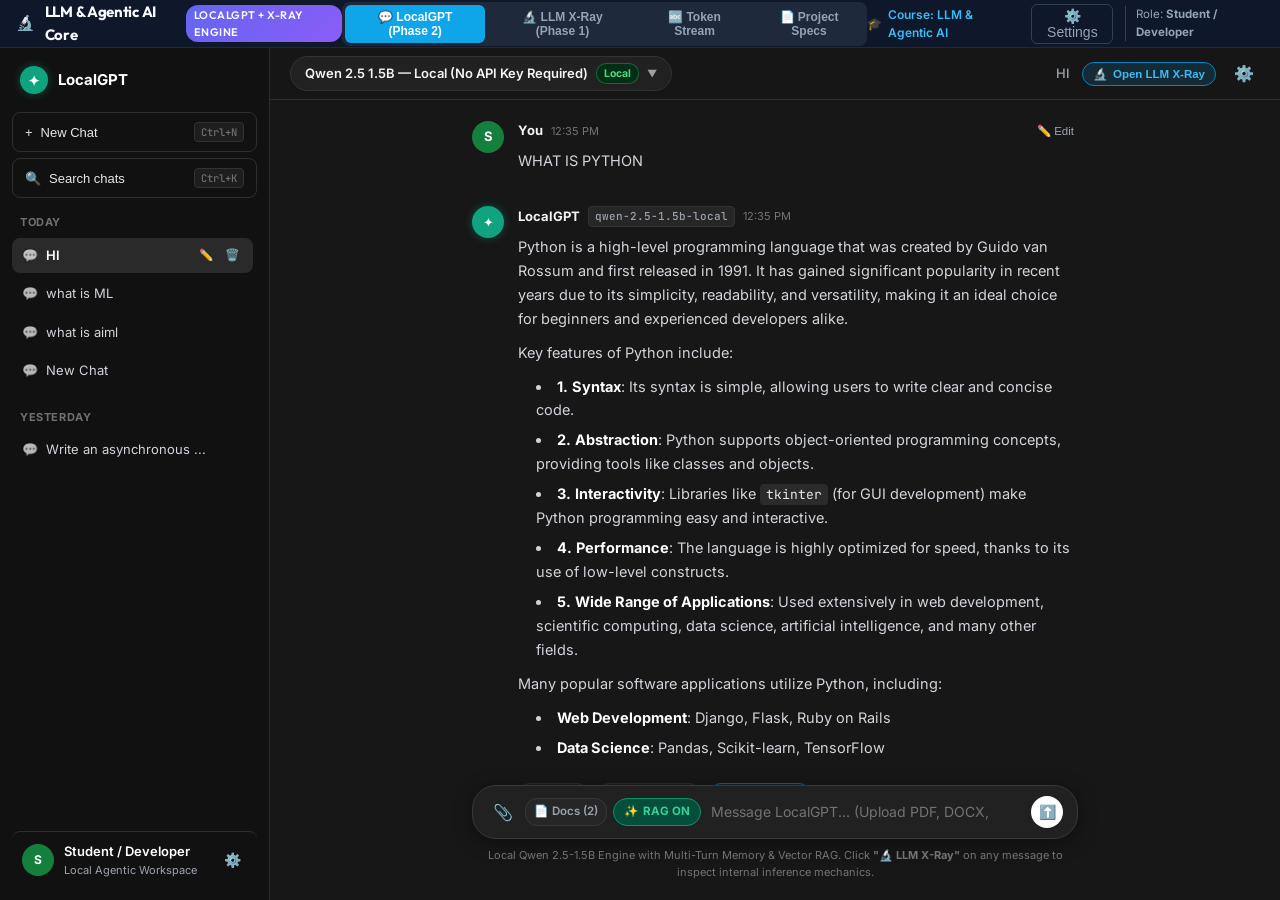
<file: index.html>
<!DOCTYPE html>
<html lang="en">
<head>
  <meta charset="UTF-8">
  <meta name="viewport" content="width=device-width, initial-scale=1.0">
  <title>LocalGPT &amp; LLM X-Ray | Unified AI Assistant with RAG</title>
  <meta name="description" content="Local ChatGPT-style AI assistant with multi-turn conversations, RAG document question answering, streaming text, and integrated 28-layer LLM X-Ray inspection powered by Qwen 2.5-1.5B.">
  
  <!-- CSS Stylesheets -->
  <link rel="stylesheet" href="css/common.css">
  <link rel="stylesheet" href="css/document.css">
  <link rel="stylesheet" href="css/xray.css">
  <link rel="stylesheet" href="css/chatgpt.css">
</head>
<body>

  <!-- Master Top Navigation Bar -->
  <header class="master-header">
    <div class="master-brand">
      <span>🔬</span>
      <span>LLM &amp; Agentic AI Core</span>
      <span class="master-badge">LocalGPT + X-Ray Engine</span>
    </div>

    <!-- Phase Switcher Tabs -->
    <div class="phase-switcher">
      <button id="btn-view-chat" class="phase-btn active" title="View Local ChatGPT-style AI Assistant (Phase 2 Target)">
        <span>💬 LocalGPT (Phase 2)</span>
      </button>
      <button id="btn-view-xray" class="phase-btn" title="View Interactive Transformer Pipeline (Phase 1 LLM X-Ray)">
        <span>🔬 LLM X-Ray (Phase 1)</span>
      </button>
      <button id="btn-view-tokens" class="phase-btn" title="View Token Stream and Breakdown">
        <span>🔤 Token Stream</span>
      </button>
      <button id="btn-view-doc" class="phase-btn" title="View Project Specifications (Phase 1 &amp; Phase 2)">
        <span>📄 Project Specs</span>
      </button>
    </div>

    <div class="master-right">
      <span class="course-tag">
        <span>🎓</span>
        <span>Course: LLM &amp; Agentic AI</span>
      </span>
      <button id="btn-open-settings" class="top-bar-btn" title="Settings (System Prompt &amp; Model Hyperparameters)" style="color:#94a3b8; font-size:14px; border:1px solid #334155; padding:3px 8px; border-radius:6px;">
        ⚙️ Settings
      </button>
      <span style="color:#94a3b8; font-size:11.5px; border-left: 1px solid #334155; padding-left:10px;">
        Role: <strong>Student / Developer</strong>
      </span>
    </div>
  </header>

  <!-- ========================================================================= -->
  <!-- VIEW 1: AGENTIC LOCALGPT CHAT PLATFORM (Phase 2 - Primary Interface)      -->
  <!-- ========================================================================= -->
  <main id="view-chat" class="view-container active-view">
    <div class="chat-layout">
      
      <!-- Dark Left Sidebar (Photos 2 & 3) -->
      <aside class="chat-sidebar">
        <div class="chat-sidebar-header">
          <div class="chat-brand">
            <div class="chat-logo-icon">✦</div>
            <span>LocalGPT</span>
          </div>
        </div>

        <!-- Sidebar Actions (+ New Chat, Search) -->
        <div class="sidebar-actions">
          <button id="btn-new-chat" class="sidebar-btn" title="Start a fresh conversation (Ctrl+N)">
            <div class="sidebar-btn-content">
              <span>+</span>
              <span>New Chat</span>
            </div>
            <span class="sidebar-shortcut">Ctrl+N</span>
          </button>

          <button id="btn-search-chats" class="sidebar-btn" title="Search through past conversations (Ctrl+K)">
            <div class="sidebar-btn-content">
              <span>🔍</span>
              <span>Search chats</span>
            </div>
            <span class="sidebar-shortcut">Ctrl+K</span>
          </button>
        </div>

        <!-- Chat History List (Grouped into TODAY, YESTERDAY, PREVIOUS 7 DAYS) -->
        <div class="chat-history-scroll" id="chat-history-scroll">
          
          <!-- TODAY Section -->
          <div class="history-group" id="group-today">
            <div class="history-group-title">TODAY</div>
            <div class="history-item active" data-chat-key="HI">
              <div class="history-item-left">
                <span class="history-icon">💬</span>
                <span class="history-text">HI</span>
              </div>
              <div class="history-item-actions">
                <button class="history-action-btn btn-rename-chat" title="Rename chat">✏️</button>
                <button class="history-action-btn btn-delete-chat" title="Delete chat">🗑️</button>
              </div>
            </div>
            <div class="history-item" data-chat-key="what is ML">
              <div class="history-item-left">
                <span class="history-icon">💬</span>
                <span class="history-text">what is ML</span>
              </div>
              <div class="history-item-actions">
                <button class="history-action-btn btn-rename-chat" title="Rename chat">✏️</button>
                <button class="history-action-btn btn-delete-chat" title="Delete chat">🗑️</button>
              </div>
            </div>
            <div class="history-item" data-chat-key="what is aiml">
              <div class="history-item-left">
                <span class="history-icon">💬</span>
                <span class="history-text">what is aiml</span>
              </div>
              <div class="history-item-actions">
                <button class="history-action-btn btn-rename-chat" title="Rename chat">✏️</button>
                <button class="history-action-btn btn-delete-chat" title="Delete chat">🗑️</button>
              </div>
            </div>
          </div>

          <!-- YESTERDAY Section -->
          <div class="history-group" id="group-yesterday">
            <div class="history-group-title">YESTERDAY</div>
            <div class="history-item" data-chat-key="New Chat">
              <div class="history-item-left">
                <span class="history-icon">💬</span>
                <span class="history-text">New Chat</span>
              </div>
              <div class="history-item-actions">
                <button class="history-action-btn btn-rename-chat" title="Rename chat">✏️</button>
                <button class="history-action-btn btn-delete-chat" title="Delete chat">🗑️</button>
              </div>
            </div>
            <div class="history-item" data-chat-key="Write an asynchronous ...">
              <div class="history-item-left">
                <span class="history-icon">💬</span>
                <span class="history-text">Write an asynchronous ...</span>
              </div>
              <div class="history-item-actions">
                <button class="history-action-btn btn-rename-chat" title="Rename chat">✏️</button>
                <button class="history-action-btn btn-delete-chat" title="Delete chat">🗑️</button>
              </div>
            </div>
          </div>
        </div>

        <!-- User Profile in bottom left -->
        <div class="chat-user-footer">
          <div class="chat-user-left">
            <div class="chat-user-avatar">S</div>
            <div class="chat-user-info">
              <div class="chat-user-name">Student / Developer</div>
              <div class="chat-user-plan">Local Agentic Workspace</div>
            </div>
          </div>
          <button id="btn-sidebar-settings" class="top-bar-btn" title="Open Settings" style="font-size:14px;">⚙️</button>
        </div>
      </aside>

      <!-- Main Chat Area -->
      <section class="chat-main">
        
        <!-- Top Navigation Bar (Photo 3) -->
        <div class="chat-top-bar">
          <div class="model-selector-pill" id="pill-model-selector" title="Switch transformer model and precision">
            <span>Qwen 2.5 1.5B — Local (No API Key Required)</span>
            <span class="badge-local">Local</span>
            <span style="font-size:10px; opacity:0.6;">▼</span>
          </div>

          <div class="top-bar-right">
            <span id="chat-current-title" class="chat-current-title">HI</span>
            <button id="btn-chat-xray-jump" class="action-btn-pill highlight-xray" title="Open full transformer inspection on current chat">
              <span>🔬</span>
              <span>Open LLM X-Ray</span>
            </button>
            <button id="btn-chat-settings-trigger" class="top-bar-btn" title="Model &amp; System Settings">⚙️</button>
          </div>
        </div>

        <!-- Floating Stop Generating Button (Active during streaming) -->
        <div id="stop-generating-wrap" class="stop-generating-wrap" style="display:none;">
          <button id="btn-stop-generating" class="btn-stop-generating">
            <span>⏹</span>
            <span>Stop Generating</span>
          </button>
        </div>

        <!-- Chat Messages Stream (Photos 3, 4, 5) -->
        <div id="chat-messages-list" class="chat-messages-container">
          <!-- Messages will be rendered dynamically with user edit, markdown, copy, regenerate, and X-Ray links -->
        </div>

        <!-- Floating Chat Input Bar at Bottom (Photo 3 & Photo 4) -->
        <div class="chat-input-wrapper">
          <div class="chat-input-card">
            
            <div class="input-left-controls">
              <!-- Upload Attachment Button -->
              <button id="btn-attach" class="btn-input-tool" title="Upload documents (PDF, DOCX, TXT, CSV, JSON) for RAG QA">
                📎
              </button>

              <!-- Indexed Documents Badge (Photo 3) -->
              <div id="docs-badge" class="docs-badge" title="Click to view and manage uploaded RAG documents">
                <span>📄</span>
                <span>Docs (<span id="docs-count">2</span>)</span>
              </div>

              <!-- RAG ON / OFF Toggle Pill (Photo 3) -->
              <div id="rag-toggle-pill" class="rag-toggle-pill" title="Toggle Agentic Retrieval-Augmented Generation">
                <span>✨</span>
                <span id="rag-status-text">RAG ON</span>
              </div>
            </div>

            <!-- Text Input -->
            <textarea id="chat-input" class="chat-textarea" placeholder="Message LocalGPT... (Upload PDF, DOCX, TXT, CSV, JSON for RAG QA)" rows="1"></textarea>

            <!-- Send Button -->
            <button id="btn-send-chat" class="btn-send-message" title="Send message (Enter)">
              ⬆️
            </button>
          </div>

          <div class="input-disclaimer">
            Local Qwen 2.5-1.5B Engine with Multi-Turn Memory &amp; Vector RAG. Click <strong>"🔬 LLM X-Ray"</strong> on any message to inspect internal inference mechanics.
          </div>
        </div>

      </section>
    </div>
  </main>


  <!-- ========================================================================= -->
  <!-- VIEW 2: LLM X-RAY INTERACTIVE DASHBOARD (Phase 1 Advanced Inspection)     -->
  <!-- ========================================================================= -->
  <main id="view-xray" class="view-container">
    <div class="xray-layout">
      
      <!-- Left Sidebar: Controls & Hyperparameters (Laptop Photo) -->
      <aside class="xray-sidebar">
        <div class="xray-sidebar-section">
          <div class="xray-section-title">
            <span>⚙️</span>
            <span>Model &amp; Inference Controls</span>
            <span class="tooltip-icon" title="Select transformer model architecture and precision">?</span>
          </div>

          <div class="xray-control-group">
            <div class="xray-control-header">
              <span>Select Model</span>
              <span class="tooltip-icon" title="Local open-weights Qwen 2.5 instruction model">?</span>
            </div>
            <select id="select-model" class="xray-select">
              <option value="qwen-1.5b" selected>Qwen 2.5 - 1.5B (Instruct - Project Target)</option>
              <option value="qwen-0.5b">Qwen 2.5 - 0.5B (Ultra-Fast)</option>
              <option value="llama-3.2-1b">Llama 3.2 - 1B (Lightweight)</option>
            </select>
          </div>

          <div class="xray-control-group">
            <div class="xray-control-header">
              <span>Precision / Dtype</span>
              <span class="tooltip-icon" title="Hardware floating point format">?</span>
            </div>
            <select id="select-dtype" class="xray-select">
              <option value="bfloat16" selected>bfloat16</option>
              <option value="float16">float16</option>
              <option value="float32">float32</option>
              <option value="int8">int8 (Quantized)</option>
            </select>
          </div>
        </div>

        <!-- Generation Hyperparameters (Laptop Photo) -->
        <div class="xray-sidebar-section">
          <div class="xray-section-title">
            <span>🎛️</span>
            <span>Generation Hyperparameters</span>
          </div>

          <!-- Temperature -->
          <div class="xray-control-group">
            <div class="xray-control-header">
              <span>Temperature</span>
              <div style="display:flex; align-items:center; gap:6px;">
                <span id="val-temperature" class="xray-slider-value">0.75</span>
                <span class="tooltip-icon" title="Scales logit sharpness. Lower = deterministic, higher = creative">?</span>
              </div>
            </div>
            <input type="range" id="slider-temperature" class="xray-slider" min="0.0" max="2.0" step="0.05" value="0.75" data-param="temperature">
          </div>

          <!-- Top-K -->
          <div class="xray-control-group">
            <div class="xray-control-header">
              <span>Top-K</span>
              <div style="display:flex; align-items:center; gap:6px;">
                <span id="val-topk" class="xray-slider-value">50</span>
                <span class="tooltip-icon" title="Truncates vocabulary candidate pool to top K tokens">?</span>
              </div>
            </div>
            <input type="range" id="slider-topk" class="xray-slider" min="1" max="100" step="1" value="50" data-param="topK">
          </div>

          <!-- Top-P (Nucleus) -->
          <div class="xray-control-group">
            <div class="xray-control-header">
              <span>Top-P (Nucleus)</span>
              <div style="display:flex; align-items:center; gap:6px;">
                <span id="val-topp" class="xray-slider-value">0.90</span>
                <span class="tooltip-icon" title="Cumulative probability mass threshold for nucleus sampling">?</span>
              </div>
            </div>
            <input type="range" id="slider-topp" class="xray-slider" min="0.0" max="1.0" step="0.01" value="0.90" data-param="topP">
          </div>

          <!-- Max New Tokens -->
          <div class="xray-control-group">
            <div class="xray-control-header">
              <span>Max New Tokens</span>
              <div style="display:flex; align-items:center; gap:6px;">
                <span id="val-maxtokens" class="xray-slider-value">30</span>
                <span class="tooltip-icon" title="Maximum tokens generated in a single autoregressive pass">?</span>
              </div>
            </div>
            <input type="range" id="slider-maxtokens" class="xray-slider" min="5" max="128" step="1" value="30" data-param="maxNewTokens">
          </div>
        </div>

        <div style="margin-top:auto; font-size:11px; color:#94a3b8; border-top:1px solid #e2e8f0; padding-top:12px;">
          <span>Internal Architecture:</span><br>
          <strong id="sidebar-arch-summary">28 Layers • 12 Heads • 1536 Dim • RoPE • RMSNorm</strong>
        </div>
      </aside>

      <!-- Main Area: Banner, Pipeline Tabs, and Interactive Stages -->
      <section class="xray-main">
        
        <!-- Dark Card Banner with Return Button -->
        <div class="xray-banner" style="display:flex; justify-content:space-between; align-items:center; flex-direction:row; flex-wrap:wrap; gap:12px;">
          <div>
            <div class="xray-banner-title">
              <span>🔬</span>
              <span>LLM X-RAY</span>
            </div>
            <div class="xray-banner-subtitle">
              Advanced Inspection Mode &amp; Transformer Internal Activations
            </div>
          </div>
          <button id="btn-back-to-chat" class="btn-launch-interactive" style="background:#10a37f; box-shadow:none;">
            <span>💬</span>
            <span>Return to LocalGPT Chat</span>
          </button>
        </div>

        <!-- 9 Pipeline Step Buttons Tabs (Laptop Photo) -->
        <nav class="xray-pipeline-nav">
          <button class="pipeline-tab active-tab" data-target="tab-prompt">1. Input Prompt</button>
          <button class="pipeline-tab" data-target="tab-tokenizer">2. Tokenizer</button>
          <button class="pipeline-tab" data-target="tab-tokenids">3. Token IDs</button>
          <button class="pipeline-tab" data-target="tab-embeddings">4. Embeddings</button>
          <button class="pipeline-tab" data-target="tab-layers">5. 28 Layers</button>
          <button class="pipeline-tab" data-target="tab-attention">6. Multi-Head Attention</button>
          <button class="pipeline-tab" data-target="tab-hiddenstates">7. Hidden States</button>
          <button class="pipeline-tab" data-target="tab-logits">8. Logits &amp; Softmax</button>
          <button class="pipeline-tab" data-target="tab-generation">9. Generation</button>
        </nav>

        <!-- Prompt Input & Controls Card (Step 3 Wireframe & Laptop Photo) -->
        <div class="xray-input-card">
          <div class="input-row">
            <div class="input-flex-grow">
              <label class="xray-label" for="input-prompt">Enter your prompt to X-Ray the LLM.</label>
              <input type="text" id="input-prompt" class="xray-input-text" value="Explain Machine Learning" placeholder="Type prompt here...">
            </div>

            <div class="preset-dropdown-container">
              <label class="xray-label" for="select-preset">💡 Preset Prompts</label>
              <select id="select-preset" class="xray-select">
                <option value="Explain Machine Learning" selected>Explain Machine Learning</option>
                <option value="What is AI?">What is AI?</option>
                <option value="WHAT IS PYTHON">WHAT IS PYTHON</option>
                <option value="What are its types?">What are its types?</option>
                <option value="The capital of France is">The capital of France is</option>
              </select>
            </div>
          </div>

          <div style="display:flex; justify-content:space-between; align-items:center;">
            <button id="btn-run-xray" class="btn-run-xray">
              <span>🚀</span>
              <span>Run LLM X-Ray</span>
            </button>
            <span style="font-size:12px; color:#64748b;">Target Model: <strong>Qwen/Qwen2.5-1.5B-Instruct</strong> (1536 dim, 28 layers)</span>
          </div>
        </div>

        <!-- Status / Progress Box -->
        <div id="xray-status" class="xray-status-box">
          <span style="color:#0ea5e9;">💡</span>
          <div>Enter a prompt above or click <strong>🔬 LLM X-Ray</strong> on any message in LocalGPT to inspect activations!</div>
        </div>

        <!-- PIPELINE PANELS (9 INTERACTIVE STAGES) -->

        <!-- TAB 1: Input Prompt & ChatML -->
        <div id="tab-prompt" class="pipeline-content-panel active-panel">
          <div class="interactive-viz-box">
            <div class="viz-header">
              <h3 class="viz-title">Stage 1: Prompt Ingestion &amp; ChatML Protocol</h3>
              <span class="master-badge">Qwen 2.5 ChatML</span>
            </div>
            <p style="font-size:13.5px; color:#475569;">
              Modern instruction-tuned LLMs like <strong>Qwen 2.5-1.5B</strong> wrap user prompts inside structured delimiters.
              This prevents prompt injection and delineates system instructions from user inputs:
            </p>
            <div style="background:#0f172a; color:#e2e8f0; padding:16px; border-radius:8px; font-family:var(--font-mono); font-size:12.5px; line-height:1.7;">
              <span style="color:#c084fc;">&lt;|im_start|&gt;</span>system<br>
              <span id="display-system-prompt">You are a helpful assistant. Provide concise, complete, and direct answers.</span><span style="color:#c084fc;">&lt;|im_end|&gt;</span><br>
              <span style="color:#c084fc;">&lt;|im_start|&gt;</span>user<br>
              <span id="display-prompt-text" style="color:#38bdf8; font-weight:700;">Explain Machine Learning</span><span style="color:#c084fc;">&lt;|im_end|&gt;</span><br>
              <span style="color:#c084fc;">&lt;|im_start|&gt;</span>assistant<br>
            </div>
          </div>
        </div>

        <!-- TAB 2: Tokenizer (Photo 2 & Photo 3) -->
        <div id="tab-tokenizer" class="pipeline-content-panel">
          <div class="token-section-header">
            How raw character strings are chopped into discrete tokens and mapped to vocabulary integer IDs.
          </div>

          <div class="token-stream-container">
            <div class="token-stream-title">
              <span>Token Stream (Pill Representation):</span>
              <span style="font-size:12px; font-weight:400; color:#94a3b8;">ChatML Colored Pills (Click to inspect)</span>
            </div>

            <!-- Dynamically populated pills -->
            <div id="token-pills-flow" class="token-pills-flow token-pills-wrap"></div>

            <!-- Custom Token Addition Controls -->
            <div class="token-add-bar">
              <input type="text" id="input-add-token" class="token-add-input" placeholder="Add custom token (e.g. &lt;|thought|&gt; or word)...">
              <button id="btn-add-token" class="token-add-btn">+ Add Token</button>
              <button id="btn-clear-tokens" class="token-add-btn" style="background:#475569;">Reset Custom</button>
            </div>
          </div>

          <!-- Detailed Token Table & Compression Metrics (Photo 2) -->
          <div class="token-details-grid">
            <div class="token-table-card">
              <div class="token-table-title">Detailed Token Records:</div>
              <div class="token-table-scroll">
                <table class="token-table">
                  <thead>
                    <tr>
                      <th>Index</th>
                      <th>Token String</th>
                      <th>Token ID</th>
                      <th>Length</th>
                      <th>Special</th>
                      <th>UTF-8 Bytes</th>
                    </tr>
                  </thead>
                  <tbody id="token-table-body"></tbody>
                </table>
              </div>
            </div>

            <div class="metrics-column">
              <div class="token-table-title">Lexical Compression Metrics:</div>
              <div class="metric-card">
                <span class="metric-label">Total Characters</span>
                <span id="metric-chars" class="metric-value">0</span>
                <span class="metric-sub">Raw prompt string length</span>
              </div>
              <div class="metric-card">
                <span class="metric-label">Total Tokens</span>
                <span id="metric-tokens" class="metric-value">0</span>
                <span class="metric-sub">Discrete vocabulary units</span>
              </div>
              <div class="metric-card">
                <span class="metric-label">Compression Ratio</span>
                <span id="metric-ratio" class="metric-value">0 chars/token</span>
                <span class="metric-sub">High BPE vocabulary density</span>
              </div>
            </div>
          </div>
        </div>

        <!-- TAB 3: Token IDs -->
        <div id="tab-tokenids" class="pipeline-content-panel">
          <div class="interactive-viz-box">
            <div class="viz-header">
              <h3 class="viz-title">Stage 3: Discrete Integer Vocabulary Lookup</h3>
              <span class="master-badge">Vocab Size: 151,936</span>
            </div>
            <p style="font-size:13.5px; color:#475569;">
              Each token string maps bijectively to a 32-bit integer in the Qwen 2.5 vocabulary matrix (<code>vocab_size = 151,936</code>). Special control tokens reside in reserved ranges (&gt;151643).
            </p>
            <div id="tokenids-matrix" style="background:#f8fafc; border:1px solid #e2e8f0; border-radius:8px; padding:16px;"></div>
          </div>
        </div>

        <!-- TAB 4: Embeddings & RoPE -->
        <div id="tab-embeddings" class="pipeline-content-panel">
          <div class="interactive-viz-box">
            <div class="viz-header">
              <h3 class="viz-title">Stage 4: Token Embeddings &amp; 2D PCA Space</h3>
              <span class="master-badge">d_model = 1536</span>
            </div>
            <p style="font-size:13px; color:#475569; margin-bottom:14px;">
              Tokens are mapped to dense <strong>1536-dimensional</strong> vectors from the embedding table, rotated with <strong>Rotary Position Embeddings (RoPE)</strong>.
            </p>
            <div id="embeddings-viz-container"></div>
          </div>
        </div>

        <!-- TAB 5: 28 Layers -->
        <div id="tab-layers" class="pipeline-content-panel">
          <div class="interactive-viz-box">
            <div class="viz-header">
              <h3 class="viz-title">Stage 5: 28 Transformer Decoder Layers Progression</h3>
              <span class="master-badge">28 Blocks • RMSNorm • SwiGLU</span>
            </div>
            <div id="layers-viz-container"></div>
          </div>
        </div>

        <!-- TAB 6: Multi-Head Attention -->
        <div id="tab-attention" class="pipeline-content-panel">
          <div class="interactive-viz-box">
            <div class="viz-header">
              <h3 class="viz-title">Stage 6: Causal Multi-Head Self-Attention Heatmap</h3>
              <span class="master-badge">12 Query Heads (2 KV)</span>
            </div>
            <div id="attention-heatmap-container"></div>
          </div>
        </div>

        <!-- TAB 7: Hidden States -->
        <div id="tab-hiddenstates" class="pipeline-content-panel">
          <div class="interactive-viz-box">
            <div class="viz-header">
              <h3 class="viz-title">Stage 7: Hidden States across Layers (1, 10, 20, 28)</h3>
              <span class="master-badge">Residual Stream Geometry</span>
            </div>
            <div id="hidden-states-container"></div>
          </div>
        </div>

        <!-- TAB 8: Logits & Softmax -->
        <div id="tab-logits" class="pipeline-content-panel">
          <div class="interactive-viz-box">
            <div class="viz-header">
              <h3 class="viz-title">Stage 8: Unembedding, Logits, &amp; Softmax Probabilities</h3>
              <span class="master-badge">Step 9 Probability Bar Chart</span>
            </div>
            <div id="logits-container"></div>
          </div>
        </div>

        <!-- TAB 9: Generation -->
        <div id="tab-generation" class="pipeline-content-panel">
          <div class="interactive-viz-box">
            <div class="viz-header">
              <h3 class="viz-title">Stage 9: Step-by-Step Next-Token Rollout &amp; Final Response</h3>
              <span class="master-badge">Step 10 Progressive Rollout</span>
            </div>
            <div id="generation-container"></div>
          </div>
        </div>

      </section>
    </div>
  </main>


  <!-- ========================================================================= -->
  <!-- VIEW 3: PROJECT SPECIFICATION SHEET (Photos 1 to 5 - Phase 1 & Phase 2)   -->
  <!-- ========================================================================= -->
  <main id="view-doc" class="view-container">
    <div class="doc-view-container">
      
      <!-- Top Action & Pagination Bar with Phase 1 vs Phase 2 Toggle -->
      <div class="doc-top-bar">
        <div class="doc-top-title">
          <span>📋</span>
          <span id="doc-active-spec-title">Project Specification Sheet (Phase 2 — LocalGPT)</span>
        </div>

        <!-- Specification Phase Toggle -->
        <div class="doc-phase-selector">
          <button id="btn-spec-phase-2" class="doc-phase-tab active">Phase 2: LocalGPT</button>
          <button id="btn-spec-phase-1" class="doc-phase-tab">Phase 1: LLM X-Ray</button>
        </div>

        <!-- 5 Page Navigation Buttons -->
        <div class="doc-pagination">
          <button id="btn-doc-prev" class="doc-page-btn" title="Previous Page">◀</button>
          <button id="btn-doc-page-1" class="doc-page-btn active" data-page="1">Page 1</button>
          <button id="btn-doc-page-2" class="doc-page-btn" data-page="2">Page 2</button>
          <button id="btn-doc-page-3" class="doc-page-btn" data-page="3">Page 3</button>
          <button id="btn-doc-page-4" class="doc-page-btn" data-page="4">Page 4</button>
          <button id="btn-doc-page-5" class="doc-page-btn" data-page="5">Page 5</button>
          <button id="btn-doc-next" class="doc-page-btn" title="Next Page">▶</button>
        </div>

        <button id="btn-doc-launch-chat" class="btn-launch-interactive" style="background:#10a37f;">
          <span>💬</span>
          <span>Launch LocalGPT</span>
        </button>
      </div>

      <!-- ================================================================= -->
      <!-- PHASE 2 SPECIFICATIONS (Photos 1 to 5 from User Upload)           -->
      <!-- ================================================================= -->
      <div id="spec-phase-2-container">
        
        <!-- P2 - Page 1: Exact Replication of Photo 1 -->
        <article id="doc-p2-sheet-1" class="doc-sheet active-doc-sheet">
          <header class="doc-header-row">
            <svg class="doc-logo-svg" viewBox="0 0 100 110" fill="none" xmlns="http://www.w3.org/2000/svg">
              <defs>
                <linearGradient id="p2GradLeft" x1="0%" y1="100%" x2="50%" y2="0%">
                  <stop offset="0%" stop-color="#06b6d4" />
                  <stop offset="100%" stop-color="#0284c7" />
                </linearGradient>
                <linearGradient id="p2GradRight" x1="50%" y1="0%" x2="100%" y2="100%">
                  <stop offset="0%" stop-color="#0284c7" />
                  <stop offset="100%" stop-color="#1e3a8a" />
                </linearGradient>
                <linearGradient id="p2GradBar" x1="0%" y1="50%" x2="100%" y2="50%">
                  <stop offset="0%" stop-color="#38bdf8" />
                  <stop offset="100%" stop-color="#1d4ed8" />
                </linearGradient>
              </defs>
              <path d="M48 6 L10 98 L30 98 L55 35 Z" fill="url(#p2GradLeft)" />
              <path d="M52 6 L90 98 L70 98 L45 35 Z" fill="url(#p2GradRight)" />
              <polygon points="26,68 74,68 68,56 32,56" fill="url(#p2GradBar)" />
            </svg>

            <div class="doc-header-text">
              <h1 class="doc-main-title">PROJECT PHASE 2 - LocalGPT</h1>
              <div class="doc-sub-title">ChatGPT-Style Local AI Assistant with RAG and LLM X-Ray</div>
            </div>
          </header>

          <section class="doc-section">
            <h2 class="doc-section-heading">1. Project Overview</h2>
            <p class="doc-paragraph">
              Build a <strong>local ChatGPT-style AI application</strong> that allows users to have continuous conversations with an LLM, upload documents, ask questions about those documents, maintain conversation history, and inspect the internal LLM inference process.
            </p>
            <p class="doc-paragraph">
              The application will use the same local Hugging Face LLM from Project 1, so <strong>no external LLM API is required</strong>.
            </p>

            <div class="doc-sub-heading">Core Flow</div>
            <div class="doc-flow-box" style="font-family:var(--font-mono); font-size:12px; line-height:1.7;">
              User<br>
              &darr;<br>
              Chat Interface<br>
              &darr;<br>
              Conversation Memory<br>
              &darr;<br>
              Context Manager<br>
              &darr;<br>
              Document Retrieval (if required)<br>
              &darr;<br>
              Qwen LLM<br>
              &darr;<br>
              Streaming Response<br>
              &darr;<br>
              ChatGPT-style Answer
            </div>

            <div class="doc-sub-heading">Optional:</div>
            <div class="doc-flow-box" style="font-family:var(--font-mono); font-size:12px; line-height:1.7;">
              Response<br>
              &darr;<br>
              LLM X-Ray<br>
              &darr;<br>
              Tokens &rarr; Embeddings &rarr; Layers &rarr; Attention &rarr; Hidden States &rarr; Logits &rarr; Probabilities
            </div>

            <p class="doc-paragraph" style="margin-top:14px; font-weight:600; color:#1e3a8a;">
              The X-Ray functionality from Project 1 becomes an <strong>advanced inspection mode</strong> rather than the main interface.
            </p>
          </section>

          <div style="display:flex; justify-content:space-between; margin-top:30px;">
            <div></div>
            <button class="doc-page-btn" style="background:#2563eb; color:#ffffff;" onclick="switchDocPage(2)">Page 2 (Objectives &amp; Model) &rarr;</button>
          </div>
        </article>

        <!-- P2 - Page 2: Exact Replication of Photo 2 -->
        <article id="doc-p2-sheet-2" class="doc-sheet" style="display:none;">
          <h2 class="doc-section-heading" style="font-size:20px;">2. Main Objective</h2>
          <p class="doc-paragraph">
            The goal is to upgrade the existing <strong>LLM X-Ray</strong> into a practical <strong>local AI assistant similar to ChatGPT</strong>.
          </p>

          <p class="doc-paragraph" style="margin-bottom:6px; font-weight:700;">The system should support:</p>
          <ul class="doc-list">
            <li>Multi-turn conversations</li>
            <li>Conversation history</li>
            <li>Context-aware responses</li>
            <li>Streaming text generation</li>
            <li>Regenerate response</li>
            <li>Edit user messages</li>
            <li>Copy responses</li>
            <li>Markdown rendering</li>
            <li>Code formatting</li>
            <li>System prompt</li>
            <li>Temperature / Top-K / Top-P controls</li>
            <li>Document upload</li>
            <li>Question answering from documents</li>
            <li>Conversation-based memory</li>
            <li>LLM X-Ray inspection</li>
          </ul>

          <p class="doc-paragraph" style="margin-top:10px;">
            The application should still run locally on a personal laptop.
          </p>

          <section class="doc-section" style="margin-top:24px;">
            <h2 class="doc-section-heading">3. Model</h2>
            <div style="margin-bottom:6px; font-weight:700;">Use the existing model:</div>
            <div style="font-size:14px; font-weight:700; color:#1e3a8a; margin-bottom:8px;">Qwen/Qwen2.5-1.5B-Instruct</div>
            <p class="doc-paragraph">
              This keeps Project 2 compatible with Project 1 and avoids requiring an external API. Project 1 already specifies this model as a locally runnable, instruction-tuned Hugging Face model.
            </p>
            <p class="doc-paragraph" style="margin-bottom:4px;">Use:</p>
            <div class="doc-code-box">
AutoTokenizer<br>
AutoModelForCausalLM
            </div>
            <p class="doc-paragraph">from Hugging Face Transformers, as in Project 1.</p>
          </section>

          <div style="display:flex; justify-content:space-between; margin-top:30px;">
            <button class="doc-page-btn" style="background:#e2e8f0; color:#1e293b;" onclick="switchDocPage(1)">&larr; Page 1</button>
            <button class="doc-page-btn" style="background:#2563eb; color:#ffffff;" onclick="switchDocPage(3)">Page 3 (Stack &amp; Tree) &rarr;</button>
          </div>
        </article>

        <!-- P2 - Page 3: Exact Replication of Photo 3 -->
        <article id="doc-p2-sheet-3" class="doc-sheet" style="display:none;">
          <h2 class="doc-section-heading">4. Technology Stack</h2>
          <div class="doc-code-box" style="margin-bottom:14px; font-size:12px;">
Python<br>
PyTorch<br>
Hugging Face Transformers<br>
Streamlit<br>
FAISS<br>
Sentence Transformers<br>
PyPDF<br>
python-docx<br>
Plotly<br>
NumPy
          </div>

          <div class="doc-sub-heading">New technologies compared with Project 1:</div>
          <table class="token-table" style="margin-top:8px; margin-bottom:16px;">
            <thead>
              <tr>
                <th style="width:40%;">Technology</th>
                <th>Purpose</th>
              </tr>
            </thead>
            <tbody>
              <tr><td><strong>FAISS</strong></td><td>Vector database / similarity search</td></tr>
              <tr><td><strong>Sentence Transformers</strong></td><td>Document embeddings</td></tr>
              <tr><td><strong>PyPDF</strong></td><td>Read PDF documents</td></tr>
              <tr><td><strong>python-docx</strong></td><td>Read Word documents</td></tr>
              <tr><td><strong>Streamlit</strong></td><td>ChatGPT-style UI</td></tr>
              <tr><td><strong>Plotly</strong></td><td>Visualization</td></tr>
              <tr><td><strong>Transformers</strong></td><td>Local LLM</td></tr>
            </tbody>
          </table>

          <section class="doc-section">
            <h2 class="doc-section-heading">5. Project Structure</h2>
            <div class="doc-code-box" style="font-family:var(--font-mono); font-size:12px; line-height:1.5;">
LocalGPT/<br>
├── app.py<br>
├── model.py<br>
├── tokenizer.py<br>
├── chat.py<br>
├── memory.py<br>
├── document_loader.py<br>
├── embeddings.py<br>
├── vector_store.py<br>
├── rag.py<br>
├── xray.py<br>
├── visualization.py<br>
├── database.py<br>
├── requirements.txt<br>
└── data/<br>
&nbsp;&nbsp;&nbsp;&nbsp;├── documents/<br>
&nbsp;&nbsp;&nbsp;&nbsp;└── conversations/
            </div>
          </section>

          <div style="display:flex; justify-content:space-between; margin-top:30px;">
            <button class="doc-page-btn" style="background:#e2e8f0; color:#1e293b;" onclick="switchDocPage(2)">&larr; Page 2</button>
            <button class="doc-page-btn" style="background:#2563eb; color:#ffffff;" onclick="switchDocPage(4)">Page 4 (Steps 1–2) &rarr;</button>
          </div>
        </article>

        <!-- P2 - Page 4: Exact Replication of Photo 4 -->
        <article id="doc-p2-sheet-4" class="doc-sheet" style="display:none;">
          <h2 class="doc-section-heading">6. Implementation Steps</h2>

          <div class="doc-section" style="margin-top:10px;">
            <h3 style="font-size:16px; font-weight:700; color:#1e3a8a; margin-bottom:6px;">Step 1 &mdash; Reuse Project 1</h3>
            <p class="doc-paragraph">Take the existing LLM loading and generation code.</p>
            <p class="doc-paragraph" style="margin-bottom:4px;">The existing project already has:</p>
            <div class="doc-code-box">
app.py<br>
model.py<br>
tokenizer.py<br>
visualization.py
            </div>
            <p class="doc-paragraph" style="margin-bottom:4px;">and uses:</p>
            <div class="doc-code-box">
PyTorch<br>
Transformers<br>
Streamlit<br>
Plotly<br>
Scikit-learn<br>
NumPy
            </div>
            <p class="doc-paragraph">as its base stack. <strong>Do not rebuild the model from scratch.</strong></p>
          </div>

          <div class="doc-section" style="margin-top:20px;">
            <h3 style="font-size:16px; font-weight:700; color:#1e3a8a; margin-bottom:6px;">Step 2 &mdash; Build ChatGPT Interface</h3>
            <p class="doc-paragraph">Replace the simple single-prompt interface with a conversation interface.</p>
            <p class="doc-paragraph" style="margin-bottom:4px;">Example:</p>

            <div class="doc-wireframe-box" style="max-width:440px;">
              <div class="doc-wireframe-title">LOCALGPT</div>
              <table style="width:100%; border-collapse:collapse; font-size:11.5px;">
                <tr>
                  <td style="width:30%; border-right:1px solid #94a3b8; vertical-align:top; padding:4px;">
                    <div>New Chat</div><br>
                    <div>Chat 1</div>
                    <div>Chat 2</div>
                    <div>Chat 3</div><br>
                    <div>+ New Chat</div>
                  </td>
                  <td style="padding:6px; vertical-align:top;">
                    <div><strong>User:</strong> Explain AI</div>
                    <div style="margin:4px 0;"><strong>AI:</strong> Artificial Intelligence</div>
                    <div><strong>User:</strong> Give an example</div>
                    <div><strong>AI:</strong> For example...</div>
                  </td>
                </tr>
                <tr style="border-top:1px solid #94a3b8;">
                  <td style="padding:4px; font-size:11px;">Upload File</td>
                  <td style="padding:4px; font-size:11px; text-align:right;">Ask anything... [▶]</td>
                </tr>
              </table>
            </div>

            <p class="doc-paragraph" style="margin-top:10px;">
              The interface should behave like a normal AI assistant rather than the Project 1 visualization-first interface.
            </p>
          </div>

          <div style="display:flex; justify-content:space-between; margin-top:30px;">
            <button class="doc-page-btn" style="background:#e2e8f0; color:#1e293b;" onclick="switchDocPage(3)">&larr; Page 3</button>
            <button class="doc-page-btn" style="background:#2563eb; color:#ffffff;" onclick="switchDocPage(5)">Page 5 (Multi-Turn) &rarr;</button>
          </div>
        </article>

        <!-- P2 - Page 5: Exact Replication of Photo 5 -->
        <article id="doc-p2-sheet-5" class="doc-sheet" style="display:none;">
          <h2 class="doc-section-heading">Step 3 &mdash; Implement Multi-Turn Conversation</h2>
          <p class="doc-paragraph">Project 1 generates a response from a single prompt.</p>
          <p class="doc-paragraph" style="margin-bottom:4px;">Project 2 should maintain:</p>

          <div class="doc-code-box" style="line-height:1.7;">
User:<br>
What is Machine Learning?<br><br>
AI:<br>
Machine Learning is...<br><br>
User:<br>
What are its types?<br><br>
AI:<br>
The main types are...<br><br>
User:<br>
Give me an example.<br><br>
AI:<br>
For example...
          </div>

          <p class="doc-paragraph">
            The previous messages are included as context when generating the next response.
          </p>

          <div class="doc-sub-heading">Basic structure:</div>
          <div class="doc-code-box" style="text-align:center; line-height:1.8;">
Conversation<br>
&darr;<br>
Message History<br>
&darr;<br>
Context Builder<br>
&darr;<br>
LLM<br>
&darr;<br>
Response<br>
&darr;<br>
Save Response
          </div>

          <div style="display:flex; justify-content:space-between; margin-top:30px;">
            <button class="doc-page-btn" style="background:#e2e8f0; color:#1e293b;" onclick="switchDocPage(4)">&larr; Page 4</button>
            <button id="btn-doc-p2-launch" class="btn-launch-interactive" style="background:#10a37f;">
              <span>💬</span>
              <span>Launch LocalGPT Multi-Turn Engine</span>
            </button>
          </div>
        </article>

      </div>

      <!-- ================================================================= -->
      <!-- PHASE 1 SPECIFICATIONS (Preserved Exact 5 Sheets from Project 1)  -->
      <!-- ================================================================= -->
      <div id="spec-phase-1-container" style="display:none;">
        
        <!-- P1 - Sheet 1 -->
        <article id="doc-sheet-1" class="doc-sheet active-doc-sheet">
          <header class="doc-header-row">
            <svg class="doc-logo-svg" viewBox="0 0 100 110" fill="none" xmlns="http://www.w3.org/2000/svg">
              <path d="M48 6 L10 98 L30 98 L55 35 Z" fill="#0284c7" />
              <path d="M52 6 L90 98 L70 98 L45 35 Z" fill="#1e3a8a" />
              <polygon points="26,68 74,68 68,56 32,56" fill="#38bdf8" />
            </svg>
            <div class="doc-header-text">
              <h1 class="doc-main-title">PROJECT PHASE 1 - LLM X-RAY</h1>
              <div class="doc-sub-title">Interactive Visualization of LLM Inference</div>
            </div>
          </header>

          <section class="doc-section">
            <h2 class="doc-section-heading">1. Project Overview</h2>
            <p class="doc-paragraph">
              Build a local LLM application that accepts a text prompt, generates a response using a Hugging Face model, and visually shows what happens inside the model during inference.
            </p>
            <div class="doc-sub-heading">Core Flow</div>
            <div class="doc-flow-box">
              <span class="doc-flow-step" data-target-tab="tab-prompt">Input</span> &rarr;
              <span class="doc-flow-step" data-target-tab="tab-tokenizer">Tokenization</span> &rarr;
              <span class="doc-flow-step" data-target-tab="tab-tokenids">Token IDs</span> &rarr;
              <span class="doc-flow-step" data-target-tab="tab-embeddings">Embeddings</span> &rarr;
              <span class="doc-flow-step" data-target-tab="tab-layers">Transformer Layers</span> &rarr;
              <span class="doc-flow-step" data-target-tab="tab-attention">Attention</span> &rarr;
              <span class="doc-flow-step" data-target-tab="tab-logits">Logits &amp; Probabilities</span> &rarr;
              <span class="doc-flow-step" data-target-tab="tab-generation">Response</span>
            </div>
          </section>

          <section class="doc-section">
            <h2 class="doc-section-heading">2. Model</h2>
            <p class="doc-paragraph"><strong>Qwen/Qwen2.5-1.5B-Instruct</strong> (1.54B parameters, 28 layers, 1536 dim, Apache 2.0 license).</p>
          </section>

          <section class="doc-section">
            <h2 class="doc-section-heading">3. Technology Stack</h2>
            <p class="doc-paragraph">Python, PyTorch, Transformers, Streamlit, Plotly, Scikit-learn, NumPy.</p>
          </section>
        </article>

        <!-- P1 - Sheet 2 -->
        <article id="doc-sheet-2" class="doc-sheet" style="display:none;">
          <h2 class="doc-section-heading">4. Implementation Steps (1 to 3)</h2>
          <div class="doc-code-box">Step 1: Setup LLM-XRay/<br>Step 2: Load Qwen2.5-1.5B-Instruct<br>Step 3: Build Chat Interface</div>
        </article>

        <!-- P1 - Sheet 3 -->
        <article id="doc-sheet-3" class="doc-sheet" style="display:none;">
          <h2 class="doc-section-heading">Step 4 &amp; 5: Tokenization &amp; Embeddings</h2>
          <div class="doc-code-box">Tokenization &rarr; Token IDs &rarr; 1536-dim Embeddings &rarr; 2D PCA Space</div>
        </article>

        <!-- P1 - Sheet 4 -->
        <article id="doc-sheet-4" class="doc-sheet" style="display:none;">
          <h2 class="doc-section-heading">Step 6 to 8: 28 Layers, Attention Heatmaps, Hidden States</h2>
          <div class="doc-code-box">Layers 1-28 &rarr; Multi-Head Attention Heatmap &rarr; Hidden States PCA</div>
        </article>

        <!-- P1 - Sheet 5 -->
        <article id="doc-sheet-5" class="doc-sheet" style="display:none;">
          <h2 class="doc-section-heading">Step 9 &amp; 10: Logits &amp; Token Generation</h2>
          <div class="doc-code-box">Hidden State &rarr; LM Head &rarr; Logits &rarr; Softmax &rarr; Next Token Rollout</div>
        </article>
      </div>

    </div>
  </main>


  <!-- ========================================================================= -->
  <!-- MODAL 1: DOCUMENT INGESTION FOR AGENTIC RAG                               -->
  <!-- ========================================================================= -->
  <div id="doc-modal" class="doc-modal-overlay">
    <div class="doc-modal-card">
      <div class="doc-modal-header">
        <div class="doc-modal-title">
          <span>📚</span>
          <span>Agentic RAG Knowledge Base</span>
        </div>
        <button id="btn-close-doc-modal" style="background:transparent; border:none; color:#9ca3af; font-size:18px; cursor:pointer;">✕</button>
      </div>

      <p style="font-size:13px; color:#9ca3af;">
        Upload files (PDF, DOCX, TXT, CSV, JSON, MD). The local RAG engine will chunk the text, compute vector representations, and perform cosine similarity matching for question answering.
      </p>

      <div id="drop-zone" class="drop-zone">
        <span style="font-size:32px;">📁</span>
        <div style="font-weight:600; font-size:14px;">Drop files here, or click to browse</div>
        <span style="font-size:11.5px; color:#9ca3af;">Supported: .pdf, .docx, .txt, .csv, .json, .md</span>
        <input type="file" id="file-upload-input" multiple style="display:none;" accept=".txt,.csv,.json,.md,.pdf,.docx">
      </div>

      <div>
        <div style="font-size:12.5px; font-weight:700; color:#d1d5db; margin-bottom:8px;">Currently Indexed Documents:</div>
        <div id="doc-items-preview" class="doc-list-preview"></div>
      </div>
    </div>
  </div>


  <!-- ========================================================================= -->
  <!-- MODAL 2: LOCALGPT SYSTEM & MODEL SETTINGS                                 -->
  <!-- ========================================================================= -->
  <div id="settings-modal" class="doc-modal-overlay">
    <div class="settings-modal-card">
      <div class="doc-modal-header">
        <div class="doc-modal-title">
          <span>⚙️</span>
          <span>LocalGPT Settings &amp; Hyperparameters</span>
        </div>
        <button id="btn-close-settings-modal" style="background:transparent; border:none; color:#9ca3af; font-size:18px; cursor:pointer;">✕</button>
      </div>

      <!-- System Prompt Persona -->
      <div class="settings-field-group">
        <label class="settings-label" for="select-sys-prompt-preset">System Prompt Persona:</label>
        <select id="select-sys-prompt-preset" class="settings-select">
          <option value="default" selected>Default (Helpful, Concise, Direct)</option>
          <option value="code">Code Specialist (Clean code, algorithms, complexity)</option>
          <option value="academic">Academic Tutor (First principles &amp; definitions)</option>
          <option value="concise">Minimalist (Extreme brevity &amp; bullet points)</option>
          <option value="custom">Custom System Prompt</option>
        </select>
      </div>

      <div class="settings-field-group" id="custom-sys-prompt-wrap" style="display:none;">
        <label class="settings-label" for="textarea-custom-sys-prompt">Custom Instructions:</label>
        <textarea id="textarea-custom-sys-prompt" class="settings-textarea" placeholder="Enter custom system instructions for Qwen 2.5..."></textarea>
      </div>

      <!-- Temperature -->
      <div class="settings-field-group">
        <div style="display:flex; justify-content:space-between;">
          <label class="settings-label">Temperature: <span id="settings-val-temp" style="color:#10a37f;">0.75</span></label>
        </div>
        <input type="range" id="settings-slider-temp" class="xray-slider cyan-accent" min="0.0" max="2.0" step="0.05" value="0.75">
      </div>

      <!-- Context Memory Turns -->
      <div class="settings-field-group">
        <label class="settings-label" for="select-memory-turns">Conversation Context Memory Window:</label>
        <select id="select-memory-turns" class="settings-select">
          <option value="4">Last 4 Turns (Fastest)</option>
          <option value="10" selected>Last 10 Turns (Balanced - Recommended)</option>
          <option value="20">Last 20 Turns (Deep Context)</option>
        </select>
      </div>

      <div style="display:flex; justify-content:flex-end; gap:8px; margin-top:8px;">
        <button id="btn-save-settings" class="btn-launch-interactive" style="background:#10a37f; padding:6px 16px;">
          Save Settings
        </button>
      </div>
    </div>
  </div>


  <!-- JavaScript Engines -->
  <script src="js/tokenizer.js"></script>
  <script src="js/transformer_engine.js"></script>
  <script src="js/memory.js"></script>
  <script src="js/rag_agent.js"></script>
  <script src="js/app.js"></script>
</body>
</html>
</file>
<file: css/common.css>
/* Common Design System & Base Typography */
@import url('https://fonts.googleapis.com/css2?family=Inter:wght@300;400;500;600;700&family=JetBrains+Mono:wght@400;500;600&family=Outfit:wght@500;600;700;800&display=swap');

:root {
  --font-sans: 'Inter', -apple-system, BlinkMacSystemFont, 'Segoe UI', Roboto, sans-serif;
  --font-mono: 'JetBrains Mono', 'Fira Code', monospace;
  --font-display: 'Outfit', var(--font-sans);

  /* X-Ray Theme Colors (Photo 1 & 2) */
  --xray-bg: #f4f6f9;
  --xray-sidebar-bg: #eceff4;
  --xray-card-bg: #ffffff;
  --xray-text-primary: #1e293b;
  --xray-text-secondary: #64748b;
  --xray-text-muted: #94a3b8;
  --xray-border: #e2e8f0;
  --xray-accent-red: #ea4335;
  --xray-accent-red-hover: #d33426;
  --xray-banner-bg: #1e293b;
  --xray-banner-text: #f8fafc;
  --xray-tab-bg: #334155;
  --xray-tab-active: #0ea5e9;

  /* Token Pill Colors (Photo 2) */
  --token-special-bg: #701a75;
  --token-special-text: #fdf4ff;
  --token-special-border: #a21caf;
  --token-regular-bg: #0f766e;
  --token-regular-text: #f0fdfa;
  --token-regular-border: #14b8a6;
  --token-hover: #0284c7;

  /* ChatGPT Platform Dark Theme (Photo 3) */
  --chat-bg: #171717;
  --chat-sidebar-bg: #111111;
  --chat-card-bg: #212121;
  --chat-card-hover: #2f2f2f;
  --chat-text-primary: #ececec;
  --chat-text-secondary: #b4b4b4;
  --chat-text-muted: #707070;
  --chat-border: #2e2e2e;
  --chat-input-bg: #212121;
  --chat-input-border: #383838;
  --chat-green: #10a37f;
  --chat-green-hover: #1a7f64;
  --chat-badge-bg: #052e16;
  --chat-badge-text: #4ade80;

  /* Transitions & Shadows */
  --shadow-sm: 0 1px 2px 0 rgb(0 0 0 / 0.05);
  --shadow-md: 0 4px 6px -1px rgb(0 0 0 / 0.1), 0 2px 4px -2px rgb(0 0 0 / 0.1);
  --shadow-lg: 0 10px 15px -3px rgb(0 0 0 / 0.1), 0 4px 6px -4px rgb(0 0 0 / 0.1);
  --transition-fast: 0.15s ease;
  --transition-normal: 0.25s ease;
}

* {
  box-sizing: border-box;
  margin: 0;
  padding: 0;
}

body {
  font-family: var(--font-sans);
  background-color: var(--xray-bg);
  color: var(--xray-text-primary);
  line-height: 1.5;
  -webkit-font-smoothing: antialiased;
  overflow-x: hidden;
  height: 100vh;
}

/* Master Navigation Bar */
.master-header {
  height: 48px;
  background-color: #0f172a;
  color: #f8fafc;
  display: flex;
  align-items: center;
  justify-content: space-between;
  padding: 0 16px;
  border-bottom: 1px solid #1e293b;
  z-index: 1000;
  position: sticky;
  top: 0;
}

.master-brand {
  display: flex;
  align-items: center;
  gap: 10px;
  font-family: var(--font-display);
  font-size: 15px;
  font-weight: 700;
  letter-spacing: -0.3px;
}

.master-badge {
  background: linear-gradient(135deg, #6366f1, #8b5cf6);
  padding: 2px 8px;
  border-radius: 12px;
  font-size: 11px;
  font-weight: 600;
  text-transform: uppercase;
  letter-spacing: 0.5px;
}

.phase-switcher {
  display: flex;
  align-items: center;
  background-color: #1e293b;
  border-radius: 8px;
  padding: 3px;
  gap: 4px;
}

.phase-btn {
  display: flex;
  align-items: center;
  gap: 6px;
  padding: 5px 12px;
  background: transparent;
  color: #94a3b8;
  border: none;
  border-radius: 6px;
  font-size: 12px;
  font-weight: 600;
  cursor: pointer;
  transition: all var(--transition-fast);
}

.phase-btn:hover {
  color: #f8fafc;
  background-color: rgba(255, 255, 255, 0.05);
}

.phase-btn.active {
  background-color: #0ea5e9;
  color: #ffffff;
  box-shadow: 0 1px 3px rgba(0, 0, 0, 0.2);
}

.master-right {
  display: flex;
  align-items: center;
  gap: 12px;
  font-size: 12px;
}

.course-tag {
  color: #38bdf8;
  font-weight: 600;
  display: flex;
  align-items: center;
  gap: 6px;
}

.view-container {
  display: none;
  height: calc(100vh - 48px);
  width: 100%;
}

.view-container.active-view {
  display: flex;
}

/* Scrollbar styles */
::-webkit-scrollbar {
  width: 7px;
  height: 7px;
}

::-webkit-scrollbar-track {
  background: transparent;
}

::-webkit-scrollbar-thumb {
  background: rgba(148, 163, 184, 0.4);
  border-radius: 4px;
}

::-webkit-scrollbar-thumb:hover {
  background: rgba(148, 163, 184, 0.7);
}
</file>
<file: css/document.css>
/* =========================================================================
   PROJECT SPECIFICATION STYLESHEET (Phase 1: LLM X-Ray & Phase 2: LocalGPT)
   Replicates the exact physical A4 paper document aesthetic (Photos 1 to 5)
   ========================================================================= */

.doc-view-container {
  width: 100%;
  height: calc(100vh - 48px);
  overflow-y: auto;
  background-color: #cbd5e1;
  padding: 24px 20px;
  display: flex;
  flex-direction: column;
  align-items: center;
}

/* Document Top Control Bar */
.doc-top-bar {
  max-width: 820px;
  width: 100%;
  margin-bottom: 18px;
  display: flex;
  justify-content: space-between;
  align-items: center;
  background: #ffffff;
  padding: 10px 18px;
  border-radius: 8px;
  box-shadow: 0 2px 8px rgba(0, 0, 0, 0.08);
  gap: 12px;
  flex-wrap: wrap;
}

.doc-top-title {
  display: flex;
  align-items: center;
  gap: 8px;
  font-size: 13.5px;
  font-weight: 600;
  color: #334155;
}

/* Phase Selector in Specs view (Phase 1 vs Phase 2) */
.doc-phase-selector {
  display: flex;
  gap: 4px;
  background: #e2e8f0;
  padding: 3px;
  border-radius: 6px;
}

.doc-phase-tab {
  padding: 5px 12px;
  border: none;
  background: transparent;
  color: #475569;
  font-size: 12px;
  font-weight: 700;
  border-radius: 4px;
  cursor: pointer;
  transition: all 0.15s ease;
}

.doc-phase-tab.active {
  background: #1e3a8a;
  color: #ffffff;
  box-shadow: 0 1px 3px rgba(0, 0, 0, 0.2);
}

/* Page Navigation in Top Bar */
.doc-pagination {
  display: flex;
  align-items: center;
  gap: 6px;
  background: #f1f5f9;
  padding: 3px 6px;
  border-radius: 6px;
  border: 1px solid #e2e8f0;
}

.doc-page-btn {
  padding: 4px 10px;
  background: transparent;
  border: none;
  border-radius: 4px;
  font-size: 12px;
  font-weight: 600;
  color: #64748b;
  cursor: pointer;
  transition: all 0.15s ease;
}

.doc-page-btn:hover {
  background: #e2e8f0;
  color: #1e293b;
}

.doc-page-btn.active {
  background: #2563eb;
  color: #ffffff;
  box-shadow: 0 1px 3px rgba(37, 99, 235, 0.3);
}

.btn-launch-interactive {
  background: linear-gradient(135deg, #2563eb, #1d4ed8);
  color: #ffffff;
  border: none;
  border-radius: 6px;
  padding: 8px 16px;
  font-size: 13px;
  font-weight: 600;
  cursor: pointer;
  display: flex;
  align-items: center;
  gap: 8px;
  box-shadow: 0 2px 8px rgba(37, 99, 235, 0.3);
  transition: all 0.2s ease;
}

.btn-launch-interactive:hover {
  background: linear-gradient(135deg, #1d4ed8, #1e40af);
  transform: translateY(-1px);
}

/* Physical A4 Sheet Container (Matches Photos 1 to 5 Exactly) */
.doc-sheet {
  max-width: 820px;
  width: 100%;
  min-height: 1060px;
  background: #ffffff;
  position: relative;
  box-shadow: 0 16px 40px rgba(15, 23, 42, 0.18), 0 4px 12px rgba(15, 23, 42, 0.08);
  padding: 48px 56px 60px 56px;
  margin-bottom: 30px;
  border-radius: 2px;
  border: 1px solid #94a3b8;
  font-family: -apple-system, BlinkMacSystemFont, "Segoe UI", Roboto, "Helvetica Neue", Arial, sans-serif;
  color: #1e293b;
  box-sizing: border-box;
}

/* Double Stitched Decorative Outer Frame matching Photos */
.doc-sheet::before {
  content: "";
  position: absolute;
  top: 14px;
  bottom: 14px;
  left: 14px;
  right: 14px;
  border: 2px dashed #475569;
  border-image: repeating-linear-gradient(45deg, #334155, #334155 3.5px, transparent 3.5px, transparent 7px) 2;
  pointer-events: none;
}

/* Document Header Area */
.doc-header-row {
  display: flex;
  align-items: center;
  gap: 20px;
  margin-bottom: 24px;
  position: relative;
}

/* Stylized polygonal 'A' Logo from Photos */
.doc-logo-svg {
  width: 46px;
  height: 52px;
  flex-shrink: 0;
  filter: drop-shadow(0 2px 4px rgba(14, 165, 233, 0.25));
}

.doc-header-text {
  flex: 1;
  text-align: center;
  margin-right: 46px; /* balances logo offset */
}

.doc-main-title {
  font-family: "Georgia", "Times New Roman", serif;
  font-size: 26px;
  font-weight: 800;
  letter-spacing: 0.5px;
  color: #1e3a8a;
  margin: 0;
  text-transform: uppercase;
}

.doc-sub-title {
  font-family: "Georgia", "Times New Roman", serif;
  font-size: 15px;
  font-style: italic;
  color: #64748b;
  margin-top: 5px;
  font-weight: 500;
}

/* Document Sections */
.doc-section {
  margin-top: 26px;
}

.doc-section-heading {
  font-family: "Georgia", "Times New Roman", serif;
  font-size: 18.5px;
  font-weight: 700;
  color: #1e3a8a;
  border-bottom: 1.5px solid #60a5fa;
  padding-bottom: 4px;
  margin-bottom: 12px;
}

.doc-paragraph {
  font-size: 13.5px;
  line-height: 1.65;
  color: #334155;
  margin-bottom: 14px;
}

.doc-sub-heading {
  font-size: 14px;
  font-weight: 700;
  color: #1e293b;
  margin-top: 14px;
  margin-bottom: 8px;
}

/* Core Flow Box */
.doc-flow-box {
  background: #efefef;
  border: 1px solid #cccccc;
  border-radius: 2px;
  padding: 12px 14px;
  margin: 8px 0 16px 0;
  font-family: -apple-system, BlinkMacSystemFont, "Segoe UI", Roboto, sans-serif;
  font-size: 13px;
  line-height: 1.6;
  color: #334155;
}

.doc-flow-step {
  display: inline-block;
  cursor: pointer;
  transition: all 0.15s ease;
  font-weight: 500;
  padding: 1px 4px;
  border-radius: 3px;
}

.doc-flow-step:hover {
  background: #dbeafe;
  color: #1d4ed8;
}

.doc-flow-arrow {
  color: #64748b;
  font-weight: 600;
  margin: 0 4px;
}

/* Model & Tech Stack Lists */
.doc-list {
  list-style: none;
  padding-left: 20px;
  margin: 8px 0 16px 0;
  font-size: 13.5px;
  line-height: 1.7;
  color: #334155;
}

.doc-list li {
  position: relative;
  margin-bottom: 3px;
}

.doc-list li::before {
  content: "•";
  position: absolute;
  left: -14px;
  color: #1e293b;
  font-size: 14px;
}

.doc-link {
  color: #2563eb;
  text-decoration: underline;
  word-break: break-all;
}

/* Grey Code / Spec Box (Photos 2 - 5) */
.doc-code-box {
  background: #f1f3f5;
  border: 1px solid #d1d5db;
  border-radius: 3px;
  padding: 12px 16px;
  margin: 8px 0 14px 0;
  font-family: "JetBrains Mono", Consolas, monospace;
  font-size: 12.5px;
  line-height: 1.6;
  color: #1f2937;
}

/* Wireframe Boxes */
.doc-wireframe-box {
  border: 2px solid #334155;
  border-radius: 6px;
  padding: 16px 20px;
  margin: 14px 0;
  background: #ffffff;
  max-width: 440px;
  font-family: -apple-system, BlinkMacSystemFont, "Segoe UI", Roboto, sans-serif;
}

.doc-wireframe-title {
  border: 1px solid #94a3b8;
  border-radius: 3px;
  text-align: center;
  font-size: 12.5px;
  font-weight: 700;
  letter-spacing: 1px;
  padding: 6px;
  margin-bottom: 14px;
  background: #f8fafc;
}

.doc-wireframe-input {
  border: 1px solid #cbd5e1;
  padding: 6px 10px;
  font-size: 12px;
  margin: 6px 0 10px 0;
  background: #ffffff;
  color: #334155;
}

.doc-wireframe-btn {
  border: 1px solid #94a3b8;
  padding: 4px 14px;
  font-size: 12px;
  margin-left: auto;
  display: block;
  width: fit-content;
  background: #f1f5f9;
  cursor: pointer;
  margin-bottom: 12px;
}

.doc-wireframe-response {
  border: 1px solid #cbd5e1;
  padding: 10px;
  background: #f8fafc;
  font-size: 12px;
  min-height: 48px;
}

/* Quick Launch Box at bottom of document */
.doc-interactive-preview {
  margin-top: 24px;
  background: #f8fafc;
  border: 1.5px solid #e2e8f0;
  border-radius: 8px;
  padding: 18px 22px;
}

.doc-preview-badge {
  display: inline-block;
  background: #0ea5e9;
  color: #ffffff;
  font-size: 11px;
  font-weight: 700;
  padding: 2px 8px;
  border-radius: 4px;
  text-transform: uppercase;
  margin-bottom: 8px;
}
</file>
<file: css/xray.css>
/* LLM X-Ray Stylesheet (Photo 1 & Photo 2 Exact Visuals) */

.xray-layout {
  display: flex;
  width: 100%;
  height: 100%;
  background-color: var(--xray-bg);
  overflow: hidden;
}

/* Left Sidebar Controls */
.xray-sidebar {
  width: 320px;
  min-width: 300px;
  background-color: #f8fafc;
  border-right: 1px solid var(--xray-border);
  padding: 24px 20px;
  overflow-y: auto;
  display: flex;
  flex-direction: column;
  gap: 22px;
}

.xray-sidebar-section {
  display: flex;
  flex-direction: column;
  gap: 14px;
}

.xray-section-title {
  font-size: 14px;
  font-weight: 700;
  color: #334155;
  display: flex;
  align-items: center;
  gap: 8px;
  text-transform: capitalize;
}

.xray-control-group {
  display: flex;
  flex-direction: column;
  gap: 6px;
}

.xray-control-header {
  display: flex;
  justify-content: space-between;
  align-items: center;
  font-size: 12.5px;
  font-weight: 600;
  color: #475569;
}

.xray-control-header .tooltip-icon {
  font-size: 11px;
  color: #94a3b8;
  cursor: help;
  background: #e2e8f0;
  width: 16px;
  height: 16px;
  border-radius: 50%;
  display: inline-flex;
  align-items: center;
  justify-content: center;
}

.xray-slider-value {
  color: var(--xray-accent-red);
  font-weight: 700;
  font-family: var(--font-mono);
  font-size: 12px;
}

.xray-select {
  width: 100%;
  padding: 8px 12px;
  border: 1px solid #cbd5e1;
  border-radius: 8px;
  background: #ffffff;
  color: #1e293b;
  font-size: 13px;
  font-weight: 500;
  outline: none;
  cursor: pointer;
  transition: border-color var(--transition-fast);
}

.xray-select:focus {
  border-color: #0ea5e9;
  box-shadow: 0 0 0 3px rgba(14, 165, 233, 0.15);
}

/* Custom Styled Range Sliders */
.xray-slider {
  -webkit-appearance: none;
  appearance: none;
  width: 100%;
  height: 5px;
  border-radius: 4px;
  background: #e2e8f0;
  outline: none;
  margin: 8px 0;
}

.xray-slider::-webkit-slider-thumb {
  -webkit-appearance: none;
  appearance: none;
  width: 16px;
  height: 16px;
  border-radius: 50%;
  background: var(--xray-accent-red);
  cursor: pointer;
  box-shadow: 0 1px 3px rgba(0, 0, 0, 0.3);
  transition: transform var(--transition-fast);
}

.xray-slider::-webkit-slider-thumb:hover {
  transform: scale(1.2);
}

.xray-slider.cyan-accent::-webkit-slider-thumb {
  background: #0ea5e9;
}

/* Main Content Area */
.xray-main {
  flex: 1;
  overflow-y: auto;
  padding: 24px 32px;
  display: flex;
  flex-direction: column;
  gap: 20px;
}

/* Top Dark Banner (Photo 1) */
.xray-banner {
  background: #1e293b;
  color: #ffffff;
  padding: 20px 24px;
  border-radius: 12px;
  box-shadow: var(--shadow-sm);
  display: flex;
  flex-direction: column;
  gap: 6px;
}

.xray-banner-title {
  font-family: var(--font-display);
  font-size: 24px;
  font-weight: 800;
  display: flex;
  align-items: center;
  gap: 10px;
  letter-spacing: -0.5px;
  color: #38bdf8;
}

.xray-banner-subtitle {
  font-size: 13.5px;
  color: #94a3b8;
  font-weight: 400;
}

/* 9 Pipeline Step Buttons Tabs (Photo 1) */
.xray-pipeline-nav {
  display: flex;
  flex-wrap: wrap;
  gap: 8px;
  background: #f1f5f9;
  padding: 8px;
  border-radius: 10px;
  border: 1px solid var(--xray-border);
}

.pipeline-tab {
  padding: 8px 14px;
  background: #334155;
  color: #f1f5f9;
  border: none;
  border-radius: 6px;
  font-size: 12px;
  font-weight: 600;
  cursor: pointer;
  transition: all var(--transition-fast);
  white-space: nowrap;
}

.pipeline-tab:hover {
  background: #475569;
}

.pipeline-tab.active-tab {
  background: #0ea5e9;
  color: #ffffff;
  box-shadow: 0 2px 4px rgba(14, 165, 233, 0.3);
}

/* Prompt Input Card (Photo 1) */
.xray-input-card {
  background: #ffffff;
  border: 1px solid var(--xray-border);
  border-radius: 12px;
  padding: 20px;
  display: flex;
  flex-direction: column;
  gap: 16px;
  box-shadow: var(--shadow-sm);
}

.input-row {
  display: flex;
  gap: 16px;
  align-items: flex-end;
}

.input-flex-grow {
  flex: 1;
  display: flex;
  flex-direction: column;
  gap: 6px;
}

.xray-label {
  font-size: 13px;
  font-weight: 600;
  color: #334155;
}

.xray-input-text {
  width: 100%;
  padding: 10px 14px;
  border: 1px solid #cbd5e1;
  border-radius: 8px;
  font-size: 14px;
  font-family: var(--font-sans);
  color: #1e293b;
  outline: none;
  transition: border-color var(--transition-fast);
}

.xray-input-text:focus {
  border-color: #0ea5e9;
  box-shadow: 0 0 0 3px rgba(14, 165, 233, 0.15);
}

.preset-dropdown-container {
  width: 240px;
  display: flex;
  flex-direction: column;
  gap: 6px;
}

.btn-run-xray {
  align-self: flex-start;
  display: inline-flex;
  align-items: center;
  gap: 8px;
  padding: 10px 22px;
  background-color: var(--xray-accent-red);
  color: #ffffff;
  font-size: 13.5px;
  font-weight: 700;
  border: none;
  border-radius: 8px;
  cursor: pointer;
  box-shadow: 0 2px 4px rgba(234, 67, 53, 0.3);
  transition: all var(--transition-fast);
}

.btn-run-xray:hover {
  background-color: var(--xray-accent-red-hover);
  transform: translateY(-1px);
  box-shadow: 0 4px 8px rgba(234, 67, 53, 0.35);
}

.btn-run-xray:active {
  transform: translateY(0);
}

/* Status / Info Box (Photo 1) */
.xray-status-box {
  background: #f8fafc;
  border: 1px solid #e2e8f0;
  border-left: 4px solid #0ea5e9;
  border-radius: 8px;
  padding: 12px 16px;
  font-size: 13px;
  color: #475569;
  display: flex;
  align-items: center;
  gap: 10px;
}

.status-spinner {
  width: 14px;
  height: 14px;
  border: 2px solid #cbd5e1;
  border-top-color: #0ea5e9;
  border-radius: 50%;
  animation: spin 0.8s linear infinite;
}

@keyframes spin {
  to { transform: rotate(360deg); }
}

/* Tab Panels Container */
.pipeline-content-panel {
  display: none;
  flex-direction: column;
  gap: 20px;
}

.pipeline-content-panel.active-panel {
  display: flex;
}

/* Photo 2: Token Stream & Deep Breakdown */
.token-section-header {
  font-size: 14px;
  color: #475569;
  font-weight: 500;
  margin-bottom: 4px;
}

.token-stream-container {
  background: #0f172a;
  border: 1px solid #1e293b;
  border-radius: 12px;
  padding: 20px;
  display: flex;
  flex-direction: column;
  gap: 14px;
}

.token-stream-title {
  color: #f8fafc;
  font-size: 14px;
  font-weight: 700;
  display: flex;
  justify-content: space-between;
  align-items: center;
}

.token-add-bar {
  display: flex;
  gap: 8px;
  margin-top: 4px;
}

.token-add-input {
  background: #1e293b;
  border: 1px solid #334155;
  color: #f8fafc;
  padding: 6px 12px;
  border-radius: 6px;
  font-size: 12px;
  font-family: var(--font-mono);
  outline: none;
  flex: 1;
  max-width: 380px;
}

.token-add-btn {
  background: #0ea5e9;
  color: #fff;
  border: none;
  padding: 6px 12px;
  border-radius: 6px;
  font-size: 12px;
  font-weight: 600;
  cursor: pointer;
  transition: all var(--transition-fast);
}

.token-add-btn:hover {
  background: #0284c7;
}

.token-pills-flow,
.token-pills-wrap {
  display: flex;
  flex-wrap: wrap;
  gap: 8px;
  align-items: center;
  line-height: 1.8;
  min-height: 48px;
}

/* Pill Representation (Exact match to Photo 2) */
.token-pill {
  display: inline-flex;
  align-items: center;
  gap: 4px;
  padding: 5px 10px;
  border-radius: 6px;
  font-family: var(--font-mono);
  font-size: 12px;
  font-weight: 500;
  cursor: pointer;
  transition: all var(--transition-fast);
  border: 1px solid transparent;
  user-select: none;
}

.token-pill:hover {
  transform: translateY(-2px);
  box-shadow: 0 4px 8px rgba(0, 0, 0, 0.4);
}

/* Special tokens (im_start, im_end, etc) */
.token-pill.pill-special {
  background-color: var(--token-special-bg);
  color: var(--token-special-text);
  border-color: var(--token-special-border);
}

/* Regular tokens (words, subwords, whitespace) */
.token-pill.pill-regular {
  background-color: var(--token-regular-bg);
  color: var(--token-regular-text);
  border-color: var(--token-regular-border);
}

.pill-index {
  opacity: 0.75;
  font-size: 11px;
}

.pill-text {
  font-weight: 600;
}

.pill-id {
  opacity: 0.8;
  font-size: 10.5px;
}

/* Detailed Token Records Table (Photo 2) */
.token-details-grid {
  display: grid;
  grid-template-columns: 2fr 1fr;
  gap: 16px;
}

@media (max-width: 900px) {
  .token-details-grid {
    grid-template-columns: 1fr;
  }
}

.token-table-card {
  background: #ffffff;
  border: 1px solid var(--xray-border);
  border-radius: 12px;
  padding: 16px;
  overflow: hidden;
  box-shadow: var(--shadow-sm);
  display: flex;
  flex-direction: column;
  gap: 10px;
}

.token-table-title {
  font-weight: 700;
  font-size: 13.5px;
  color: #1e3a8a;
}

.token-table-scroll {
  max-height: 380px;
  overflow-y: auto;
}

.token-table {
  width: 100%;
  border-collapse: collapse;
  font-size: 12.5px;
  text-align: left;
}

.token-table th {
  background: #f1f5f9;
  color: #334155;
  font-weight: 700;
  padding: 10px 14px;
  border-bottom: 1px solid var(--xray-border);
  position: sticky;
  top: 0;
  z-index: 2;
}

.token-table td {
  padding: 9px 14px;
  border-bottom: 1px solid #f1f5f9;
  color: #1e293b;
  font-family: var(--font-mono);
}

.token-table tr:hover td {
  background: #f8fafc;
}

.special-checkbox {
  accent-color: #a21caf;
  pointer-events: none;
}

.utf8-bytes {
  color: #0284c7;
  font-size: 11.5px;
}

/* Lexical Compression Metrics (Photo 2) */
.metrics-column {
  display: flex;
  flex-direction: column;
  gap: 12px;
}

.metrics-grid {
  display: grid;
  grid-template-columns: repeat(auto-fit, minmax(200px, 1fr));
  gap: 16px;
}

.metric-card {
  background: #ffffff;
  border: 1px solid var(--xray-border);
  border-radius: 10px;
  padding: 16px;
  display: flex;
  flex-direction: column;
  gap: 4px;
  box-shadow: var(--shadow-sm);
}

.metric-label {
  font-size: 12px;
  color: #64748b;
  font-weight: 600;
  text-transform: uppercase;
  letter-spacing: 0.5px;
}

.metric-value {
  font-size: 22px;
  font-weight: 800;
  color: #0f172a;
  font-family: var(--font-display);
}

.metric-sub {
  font-size: 11.5px;
  color: #10b981;
  font-weight: 600;
}

/* Visualizations for other Transformer tabs (Attention Heatmap, Embeddings, 28 Layers) */
.interactive-viz-box {
  background: #ffffff;
  border: 1px solid var(--xray-border);
  border-radius: 12px;
  padding: 20px;
  display: flex;
  flex-direction: column;
  gap: 16px;
  box-shadow: var(--shadow-sm);
}

.viz-header {
  display: flex;
  justify-content: space-between;
  align-items: center;
}

.viz-title {
  font-size: 15px;
  font-weight: 700;
  color: #1e293b;
}

.heatmap-grid {
  display: grid;
  gap: 2px;
  overflow-x: auto;
  padding: 10px 0;
}

.heatmap-cell {
  width: 28px;
  height: 28px;
  display: flex;
  align-items: center;
  justify-content: center;
  font-size: 9px;
  font-family: var(--font-mono);
  color: #fff;
  border-radius: 3px;
  cursor: pointer;
  transition: transform 0.1s ease;
}

.heatmap-cell:hover {
  transform: scale(1.25);
  z-index: 5;
  box-shadow: 0 0 6px rgba(0, 0, 0, 0.4);
}

/* 28 Layers Pipeline Visualization */
.layers-diagram {
  display: flex;
  flex-direction: column;
  gap: 8px;
  max-height: 480px;
  overflow-y: auto;
  padding-right: 6px;
}

.layer-card {
  display: flex;
  align-items: center;
  justify-content: space-between;
  padding: 10px 16px;
  background: #f8fafc;
  border: 1px solid #e2e8f0;
  border-radius: 8px;
  font-size: 13px;
  transition: all var(--transition-fast);
}

.layer-card.active-layer {
  border-color: #0ea5e9;
  background: #f0f9ff;
}

.layer-tag {
  font-weight: 700;
  color: #0369a1;
  font-family: var(--font-mono);
}
</file>
<file: css/chatgpt.css>
/* ChatGPT Platform Stylesheet (Project 1 & Project 2 Unified LocalGPT) */

.chat-layout {
  display: flex;
  width: 100%;
  height: 100%;
  background-color: var(--chat-bg);
  color: var(--chat-text-primary);
  overflow: hidden;
  position: relative;
}

/* Dark Left Sidebar (Photo 3) */
.chat-sidebar {
  width: 270px;
  min-width: 270px;
  background-color: var(--chat-sidebar-bg);
  border-right: 1px solid var(--chat-border);
  display: flex;
  flex-direction: column;
  padding: 12px;
  gap: 12px;
  user-select: none;
  z-index: 10;
}

.chat-sidebar-header {
  display: flex;
  align-items: center;
  justify-content: space-between;
  padding: 6px 8px;
}

.chat-brand {
  display: flex;
  align-items: center;
  gap: 10px;
  font-size: 15px;
  font-weight: 700;
  color: #ffffff;
}

.chat-logo-icon {
  width: 28px;
  height: 28px;
  border-radius: 50%;
  background: var(--chat-green);
  display: flex;
  align-items: center;
  justify-content: center;
  color: #fff;
  font-size: 14px;
  box-shadow: 0 0 10px rgba(16, 163, 127, 0.4);
}

.sidebar-actions {
  display: flex;
  flex-direction: column;
  gap: 6px;
}

.sidebar-btn {
  display: flex;
  align-items: center;
  justify-content: space-between;
  padding: 9px 12px;
  background: transparent;
  color: #e5e7eb;
  border: 1px solid var(--chat-border);
  border-radius: 8px;
  font-size: 13px;
  font-weight: 500;
  cursor: pointer;
  transition: all var(--transition-fast);
}

.sidebar-btn:hover {
  background: var(--chat-card-hover);
  border-color: #4b5563;
}

.sidebar-btn-content {
  display: flex;
  align-items: center;
  gap: 8px;
}

.sidebar-shortcut {
  font-size: 10.5px;
  color: var(--chat-text-muted);
  font-family: var(--font-mono);
  background: #1e1e1e;
  padding: 2px 6px;
  border-radius: 4px;
  border: 1px solid #333;
}

/* Chat History Lists (TODAY, YESTERDAY, PREVIOUS 7 DAYS) */
.chat-history-scroll {
  flex: 1;
  overflow-y: auto;
  display: flex;
  flex-direction: column;
  gap: 16px;
  padding-right: 4px;
}

.history-group {
  display: flex;
  flex-direction: column;
  gap: 3px;
}

.history-group-title {
  font-size: 11px;
  font-weight: 700;
  color: var(--chat-text-muted);
  text-transform: uppercase;
  letter-spacing: 0.6px;
  padding: 4px 8px;
}

.history-item {
  display: flex;
  align-items: center;
  justify-content: space-between;
  padding: 8px 10px;
  border-radius: 8px;
  color: #d1d5db;
  font-size: 13px;
  cursor: pointer;
  transition: all var(--transition-fast);
  position: relative;
  group: true;
}

.history-item:hover {
  background: var(--chat-card-hover);
  color: #ffffff;
}

.history-item.active {
  background: #2a2a2a;
  color: #ffffff;
  font-weight: 600;
}

.history-item-left {
  display: flex;
  align-items: center;
  gap: 8px;
  overflow: hidden;
  white-space: nowrap;
  text-overflow: ellipsis;
  flex: 1;
}

.history-icon {
  font-size: 13px;
  opacity: 0.7;
  flex-shrink: 0;
}

.history-text {
  overflow: hidden;
  text-overflow: ellipsis;
  white-space: nowrap;
}

/* History Item Actions (Rename, Delete) */
.history-item-actions {
  display: none;
  align-items: center;
  gap: 4px;
}

.history-item:hover .history-item-actions,
.history-item.active .history-item-actions {
  display: flex;
}

.history-action-btn {
  background: transparent;
  border: none;
  color: #9ca3af;
  font-size: 11.5px;
  padding: 2px 4px;
  border-radius: 4px;
  cursor: pointer;
}

.history-action-btn:hover {
  color: #ffffff;
  background: #383838;
}

/* User Profile Footer (Photo 3) */
.chat-user-footer {
  margin-top: auto;
  padding: 10px;
  border-top: 1px solid var(--chat-border);
  display: flex;
  align-items: center;
  justify-content: space-between;
  border-radius: 8px;
  transition: background var(--transition-fast);
}

.chat-user-footer:hover {
  background: var(--chat-card-hover);
}

.chat-user-left {
  display: flex;
  align-items: center;
  gap: 10px;
}

.chat-user-avatar {
  width: 32px;
  height: 32px;
  border-radius: 50%;
  background: #15803d;
  color: #ffffff;
  display: flex;
  align-items: center;
  justify-content: center;
  font-size: 12px;
  font-weight: 700;
}

.chat-user-info {
  display: flex;
  flex-direction: column;
}

.chat-user-name {
  font-size: 13px;
  font-weight: 600;
  color: #ffffff;
}

.chat-user-plan {
  font-size: 11px;
  color: #9ca3af;
}

/* Chat Main View */
.chat-main {
  flex: 1;
  display: flex;
  flex-direction: column;
  height: 100%;
  background: var(--chat-bg);
  position: relative;
}

/* Top Navigation Bar (Photo 3) */
.chat-top-bar {
  height: 52px;
  display: flex;
  align-items: center;
  justify-content: space-between;
  padding: 0 20px;
  border-bottom: 1px solid var(--chat-border);
  background: rgba(23, 23, 23, 0.95);
  backdrop-filter: blur(8px);
  z-index: 10;
}

.model-selector-pill {
  display: flex;
  align-items: center;
  gap: 8px;
  background: #212121;
  border: 1px solid #333333;
  padding: 6px 14px;
  border-radius: 20px;
  font-size: 13px;
  font-weight: 600;
  color: #f3f4f6;
  cursor: pointer;
  transition: all var(--transition-fast);
}

.model-selector-pill:hover {
  border-color: #4b5563;
  background: #2a2a2a;
}

.badge-local {
  background: var(--chat-badge-bg);
  color: var(--chat-badge-text);
  font-size: 10.5px;
  font-weight: 700;
  padding: 2px 7px;
  border-radius: 10px;
  border: 1px solid rgba(74, 222, 128, 0.3);
}

.top-bar-right {
  display: flex;
  align-items: center;
  gap: 12px;
}

.chat-current-title {
  font-size: 13px;
  color: #9ca3af;
  font-weight: 500;
  max-width: 250px;
  white-space: nowrap;
  overflow: hidden;
  text-overflow: ellipsis;
}

.top-bar-btn {
  background: transparent;
  border: none;
  color: #9ca3af;
  cursor: pointer;
  font-size: 16px;
  padding: 6px;
  border-radius: 6px;
  transition: color var(--transition-fast);
}

.top-bar-btn:hover {
  color: #ffffff;
}

/* Chat Messages Container */
.chat-messages-container {
  flex: 1;
  overflow-y: auto;
  padding: 24px 20% 140px 20%;
  display: flex;
  flex-direction: column;
  gap: 24px;
}

@media (max-width: 1200px) {
  .chat-messages-container {
    padding-left: 10%;
    padding-right: 10%;
  }
}

@media (max-width: 768px) {
  .chat-messages-container {
    padding-left: 16px;
    padding-right: 16px;
  }
}

/* Message Bubble (Photo 3) */
.chat-message {
  display: flex;
  gap: 14px;
  animation: fadeIn 0.25s ease;
  position: relative;
  group: true;
}

@keyframes fadeIn {
  from { opacity: 0; transform: translateY(4px); }
  to { opacity: 1; transform: translateY(0); }
}

.chat-message.user-message {
  align-self: flex-start;
  width: 100%;
}

.chat-message.assistant-message {
  align-self: flex-start;
  width: 100%;
}

.message-avatar {
  width: 32px;
  height: 32px;
  border-radius: 50%;
  display: flex;
  align-items: center;
  justify-content: center;
  font-size: 13px;
  flex-shrink: 0;
}

.user-avatar {
  background: #15803d;
  color: #ffffff;
  font-weight: 700;
}

.assistant-avatar {
  background: #10a37f;
  color: #ffffff;
  box-shadow: 0 0 8px rgba(16, 163, 127, 0.4);
}

.message-content {
  flex: 1;
  display: flex;
  flex-direction: column;
  gap: 8px;
  min-width: 0;
}

.message-header {
  display: flex;
  align-items: center;
  justify-content: space-between;
  font-size: 13px;
  font-weight: 700;
  color: #f3f4f6;
}

.message-header-left {
  display: flex;
  align-items: center;
  gap: 8px;
}

.assistant-time {
  font-size: 11px;
  color: #737373;
  font-weight: normal;
}

.model-tag {
  font-family: var(--font-mono);
  font-size: 11px;
  font-weight: 500;
  color: #9ca3af;
  background: #262626;
  padding: 1px 6px;
  border-radius: 4px;
  border: 1px solid #333333;
}

.message-body {
  font-size: 14.5px;
  line-height: 1.65;
  color: #d1d5db;
}

.message-body p {
  margin-bottom: 10px;
}

.message-body strong {
  color: #ffffff;
}

.message-body ol, .message-body ul {
  padding-left: 20px;
  margin-bottom: 12px;
}

.message-body li {
  margin-bottom: 6px;
}

.code-inline {
  background: #2b2b2b;
  color: #e5e7eb;
  padding: 2px 6px;
  border-radius: 4px;
  font-family: var(--font-mono);
  font-size: 13px;
}

/* Formatted Code Block with Copy Button */
.code-block-container {
  background: #0f172a;
  border: 1px solid #1e293b;
  border-radius: 8px;
  margin: 12px 0;
  overflow: hidden;
}

.code-block-header {
  background: #1e293b;
  display: flex;
  justify-content: space-between;
  align-items: center;
  padding: 6px 12px;
  font-size: 11.5px;
  color: #94a3b8;
  font-family: var(--font-mono);
  text-transform: uppercase;
}

.code-block-copy-btn {
  background: transparent;
  border: none;
  color: #cbd5e1;
  font-size: 11.5px;
  cursor: pointer;
  display: flex;
  align-items: center;
  gap: 4px;
  padding: 2px 6px;
  border-radius: 4px;
  transition: all var(--transition-fast);
}

.code-block-copy-btn:hover {
  background: #334155;
  color: #ffffff;
}

.code-block-pre {
  padding: 12px 14px;
  margin: 0;
  font-family: var(--font-mono);
  font-size: 12.5px;
  line-height: 1.6;
  overflow-x: auto;
  color: #f8fafc;
}

/* User Message Edit Mode */
.user-edit-container {
  display: flex;
  flex-direction: column;
  gap: 8px;
  width: 100%;
}

.user-edit-textarea {
  width: 100%;
  background: #262626;
  border: 1px solid #4b5563;
  border-radius: 8px;
  padding: 10px 12px;
  color: #ffffff;
  font-family: var(--font-sans);
  font-size: 14px;
  line-height: 1.5;
  outline: none;
  resize: vertical;
  min-height: 70px;
}

.user-edit-actions {
  display: flex;
  gap: 8px;
  justify-content: flex-end;
}

.btn-edit-save {
  background: #10a37f;
  color: #ffffff;
  border: none;
  padding: 6px 14px;
  border-radius: 6px;
  font-size: 12.5px;
  font-weight: 600;
  cursor: pointer;
}

.btn-edit-cancel {
  background: #374151;
  color: #d1d5db;
  border: none;
  padding: 6px 12px;
  border-radius: 6px;
  font-size: 12.5px;
  cursor: pointer;
}

/* Streaming Cursor Animation */
.streaming-cursor {
  display: inline-block;
  color: #10a37f;
  font-weight: 700;
  animation: blink 0.8s infinite;
  margin-left: 2px;
}

@keyframes blink {
  0%, 100% { opacity: 1; }
  50% { opacity: 0; }
}

/* Floating Stop Generating Button */
.stop-generating-wrap {
  position: absolute;
  bottom: 85px;
  left: 50%;
  transform: translateX(-50%);
  z-index: 15;
  pointer-events: auto;
}

.btn-stop-generating {
  background: #262626;
  border: 1px solid #4b5563;
  color: #f3f4f6;
  border-radius: 20px;
  padding: 7px 18px;
  font-size: 12.5px;
  font-weight: 600;
  display: flex;
  align-items: center;
  gap: 8px;
  cursor: pointer;
  box-shadow: 0 4px 12px rgba(0,0,0,0.4);
  transition: all var(--transition-fast);
}

.btn-stop-generating:hover {
  background: #333333;
  border-color: #6b7280;
}

/* Agentic CoT (Chain of Thought) Callout */
.agentic-reasoning-card {
  background: #1f2937;
  border: 1px solid #374151;
  border-left: 4px solid #8b5cf6;
  border-radius: 8px;
  padding: 12px 14px;
  font-size: 13px;
  margin-bottom: 10px;
  display: flex;
  flex-direction: column;
  gap: 8px;
}

.agentic-reasoning-header {
  display: flex;
  justify-content: space-between;
  align-items: center;
  font-weight: 600;
  color: #c4b5fd;
  cursor: pointer;
  user-select: none;
}

.agentic-steps {
  display: flex;
  flex-direction: column;
  gap: 6px;
  font-family: var(--font-mono);
  font-size: 12px;
  color: #9ca3af;
}

.agentic-step-item {
  display: flex;
  gap: 8px;
}

.step-badge {
  color: #a78bfa;
  font-weight: 700;
}

/* RAG Source Citations Box */
.rag-sources-card {
  background: rgba(16, 163, 127, 0.08);
  border: 1px solid rgba(16, 163, 127, 0.3);
  border-radius: 8px;
  padding: 10px 14px;
  margin-bottom: 10px;
  display: flex;
  flex-direction: column;
  gap: 6px;
}

.rag-sources-header {
  display: flex;
  align-items: center;
  justify-content: space-between;
  font-size: 12px;
  font-weight: 700;
  color: #34d399;
  cursor: pointer;
}

.rag-sources-list {
  display: flex;
  flex-direction: column;
  gap: 6px;
  margin-top: 4px;
}

.rag-source-item {
  background: #171717;
  border: 1px solid #2e2e2e;
  border-radius: 6px;
  padding: 6px 10px;
  font-size: 11.5px;
  color: #9ca3af;
}

/* Message Actions Bar (Copy, Regenerate, Edit, Inspect in X-Ray button!) */
.message-actions {
  display: flex;
  align-items: center;
  gap: 8px;
  margin-top: 6px;
  flex-wrap: wrap;
}

.action-btn-pill {
  display: inline-flex;
  align-items: center;
  gap: 6px;
  padding: 4px 10px;
  border-radius: 16px;
  background: #262626;
  border: 1px solid #383838;
  color: #9ca3af;
  font-size: 11.5px;
  font-weight: 600;
  cursor: pointer;
  transition: all var(--transition-fast);
}

.action-btn-pill:hover {
  background: #333333;
  color: #ffffff;
  border-color: #555555;
}

/* Prominent LLM X-Ray Inspection Button (Unifies Project 1 & 2) */
.action-btn-pill.highlight-xray {
  background: rgba(14, 165, 233, 0.15);
  border-color: #0284c7;
  color: #38bdf8;
}

.action-btn-pill.highlight-xray:hover {
  background: #0284c7;
  color: #ffffff;
  box-shadow: 0 0 10px rgba(14, 165, 233, 0.4);
}

/* Floating Input Box at Bottom (Photo 3) */
.chat-input-wrapper {
  position: absolute;
  bottom: 0;
  left: 0;
  right: 0;
  padding: 16px 20% 20px 20%;
  background: linear-gradient(180deg, transparent 0%, var(--chat-bg) 35%);
  display: flex;
  flex-direction: column;
  align-items: center;
  gap: 8px;
  pointer-events: none;
  z-index: 10;
}

@media (max-width: 1200px) {
  .chat-input-wrapper {
    padding-left: 10%;
    padding-right: 10%;
  }
}

@media (max-width: 768px) {
  .chat-input-wrapper {
    padding-left: 16px;
    padding-right: 16px;
  }
}

.chat-input-card {
  width: 100%;
  background: var(--chat-input-bg);
  border: 1px solid var(--chat-input-border);
  border-radius: 24px;
  padding: 10px 14px;
  display: flex;
  align-items: center;
  gap: 10px;
  box-shadow: 0 4px 20px rgba(0, 0, 0, 0.4);
  pointer-events: auto;
  transition: border-color var(--transition-fast);
}

.chat-input-card:focus-within {
  border-color: #525252;
}

.input-left-controls {
  display: flex;
  align-items: center;
  gap: 6px;
}

.btn-input-tool {
  background: transparent;
  border: none;
  color: #9ca3af;
  font-size: 16px;
  cursor: pointer;
  padding: 6px;
  border-radius: 50%;
  display: flex;
  align-items: center;
  justify-content: center;
  transition: all var(--transition-fast);
}

.btn-input-tool:hover {
  color: #ffffff;
  background: #2f2f2f;
}

.docs-badge {
  display: flex;
  align-items: center;
  gap: 4px;
  background: #262626;
  border: 1px solid #383838;
  padding: 4px 8px;
  border-radius: 12px;
  font-size: 11.5px;
  font-weight: 600;
  color: #9ca3af;
  cursor: pointer;
  transition: all var(--transition-fast);
}

.docs-badge:hover {
  color: #e5e7eb;
  border-color: #4b5563;
}

/* RAG ON / OFF Toggle Pill (Photo 3) */
.rag-toggle-pill {
  display: flex;
  align-items: center;
  gap: 5px;
  background: #064e3b;
  color: #34d399;
  border: 1px solid #059669;
  padding: 4px 10px;
  border-radius: 14px;
  font-size: 11.5px;
  font-weight: 700;
  cursor: pointer;
  transition: all var(--transition-fast);
  user-select: none;
}

.rag-toggle-pill.rag-off {
  background: #27272a;
  color: #71717a;
  border-color: #3f3f46;
}

.chat-textarea {
  flex: 1;
  background: transparent;
  border: none;
  outline: none;
  color: #f3f4f6;
  font-size: 14px;
  font-family: var(--font-sans);
  resize: none;
  height: 24px;
  max-height: 120px;
  line-height: 24px;
}

.chat-textarea::placeholder {
  color: #737373;
}

.btn-send-message {
  width: 32px;
  height: 32px;
  border-radius: 50%;
  background: #ffffff;
  color: #000000;
  border: none;
  display: flex;
  align-items: center;
  justify-content: center;
  font-size: 14px;
  font-weight: 700;
  cursor: pointer;
  transition: all var(--transition-fast);
  flex-shrink: 0;
}

.btn-send-message:hover {
  background: #e5e5e5;
  transform: scale(1.05);
}

.btn-send-message:disabled {
  background: #333333;
  color: #666666;
  cursor: not-allowed;
  transform: none;
}

.input-disclaimer {
  font-size: 11px;
  color: #737373;
  text-align: center;
  pointer-events: auto;
}

/* Document Upload Modal */
.doc-modal-overlay {
  display: none;
  position: fixed;
  inset: 0;
  background: rgba(0, 0, 0, 0.75);
  backdrop-filter: blur(4px);
  z-index: 2000;
  align-items: center;
  justify-content: center;
}

.doc-modal-overlay.active-modal {
  display: flex;
}

.doc-modal-card {
  background: #1e1e1e;
  border: 1px solid #333;
  border-radius: 16px;
  width: 90%;
  max-width: 600px;
  padding: 24px;
  display: flex;
  flex-direction: column;
  gap: 18px;
  color: #f3f4f6;
  box-shadow: 0 10px 30px rgba(0, 0, 0, 0.5);
  max-height: 85vh;
  overflow-y: auto;
}

.doc-modal-header {
  display: flex;
  justify-content: space-between;
  align-items: center;
}

.doc-modal-title {
  font-size: 17px;
  font-weight: 700;
  display: flex;
  align-items: center;
  gap: 8px;
}

.drop-zone {
  border: 2px dashed #444;
  border-radius: 12px;
  padding: 32px 20px;
  text-align: center;
  background: #262626;
  cursor: pointer;
  transition: all var(--transition-fast);
  display: flex;
  flex-direction: column;
  align-items: center;
  gap: 10px;
}

.drop-zone:hover, .drop-zone.drag-over {
  border-color: #10a37f;
  background: #2a3330;
}

.doc-list-preview {
  max-height: 220px;
  overflow-y: auto;
  display: flex;
  flex-direction: column;
  gap: 8px;
}

.doc-item-row {
  display: flex;
  align-items: center;
  justify-content: space-between;
  background: #2a2a2a;
  padding: 8px 12px;
  border-radius: 6px;
  font-size: 13px;
}

.doc-item-delete {
  background: transparent;
  border: none;
  color: #ef4444;
  cursor: pointer;
  font-size: 14px;
  padding: 2px 6px;
  border-radius: 4px;
}

.doc-item-delete:hover {
  background: rgba(239, 68, 68, 0.15);
}

/* Settings Modal for System Prompt & Hyperparameters */
.settings-modal-card {
  background: #1e1e1e;
  border: 1px solid #333;
  border-radius: 16px;
  width: 90%;
  max-width: 540px;
  padding: 24px;
  display: flex;
  flex-direction: column;
  gap: 18px;
  color: #f3f4f6;
  box-shadow: 0 10px 30px rgba(0, 0, 0, 0.5);
}

.settings-field-group {
  display: flex;
  flex-direction: column;
  gap: 6px;
}

.settings-label {
  font-size: 12.5px;
  font-weight: 600;
  color: #d1d5db;
}

.settings-select,
.settings-textarea {
  background: #262626;
  border: 1px solid #383838;
  border-radius: 8px;
  padding: 8px 12px;
  color: #ffffff;
  font-size: 13px;
  outline: none;
}

.settings-textarea {
  min-height: 70px;
  font-family: var(--font-sans);
  line-height: 1.5;
  resize: vertical;
}

.settings-select:focus,
.settings-textarea:focus {
  border-color: #10a37f;
}
</file>
